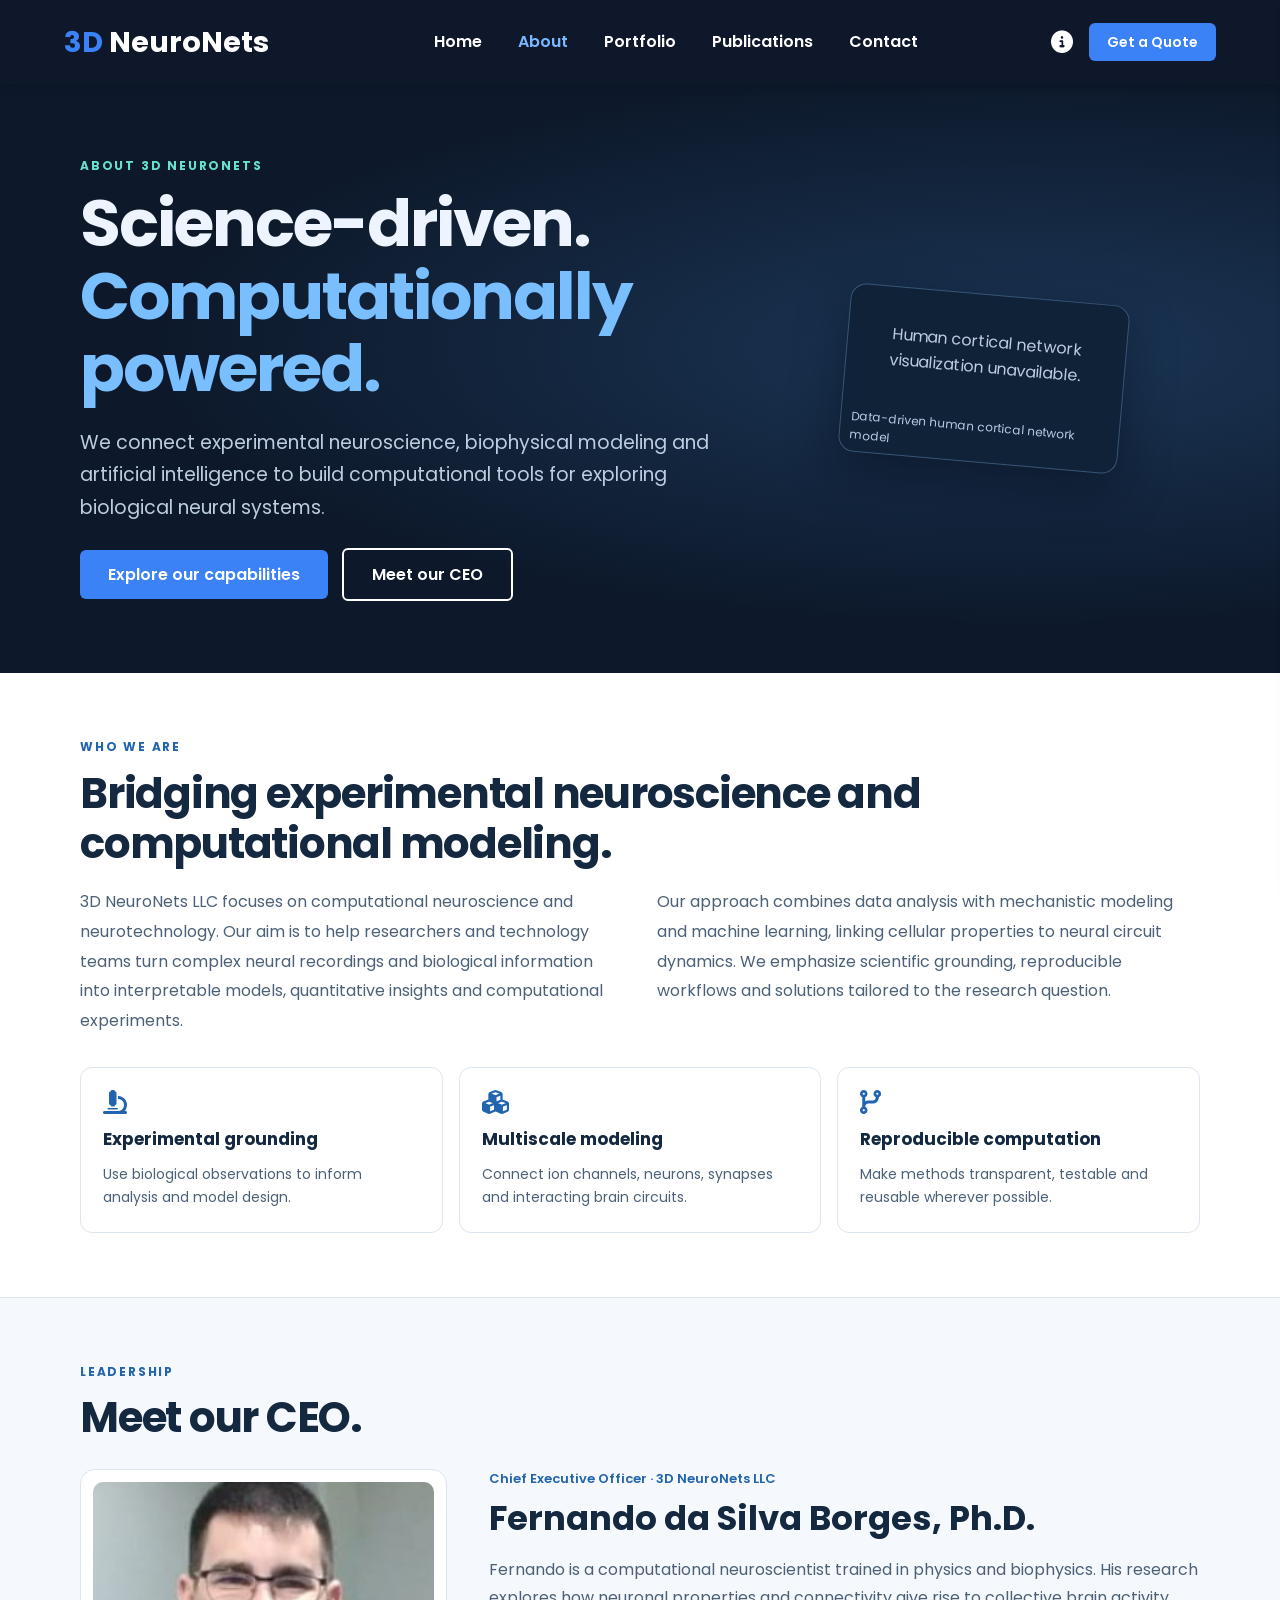
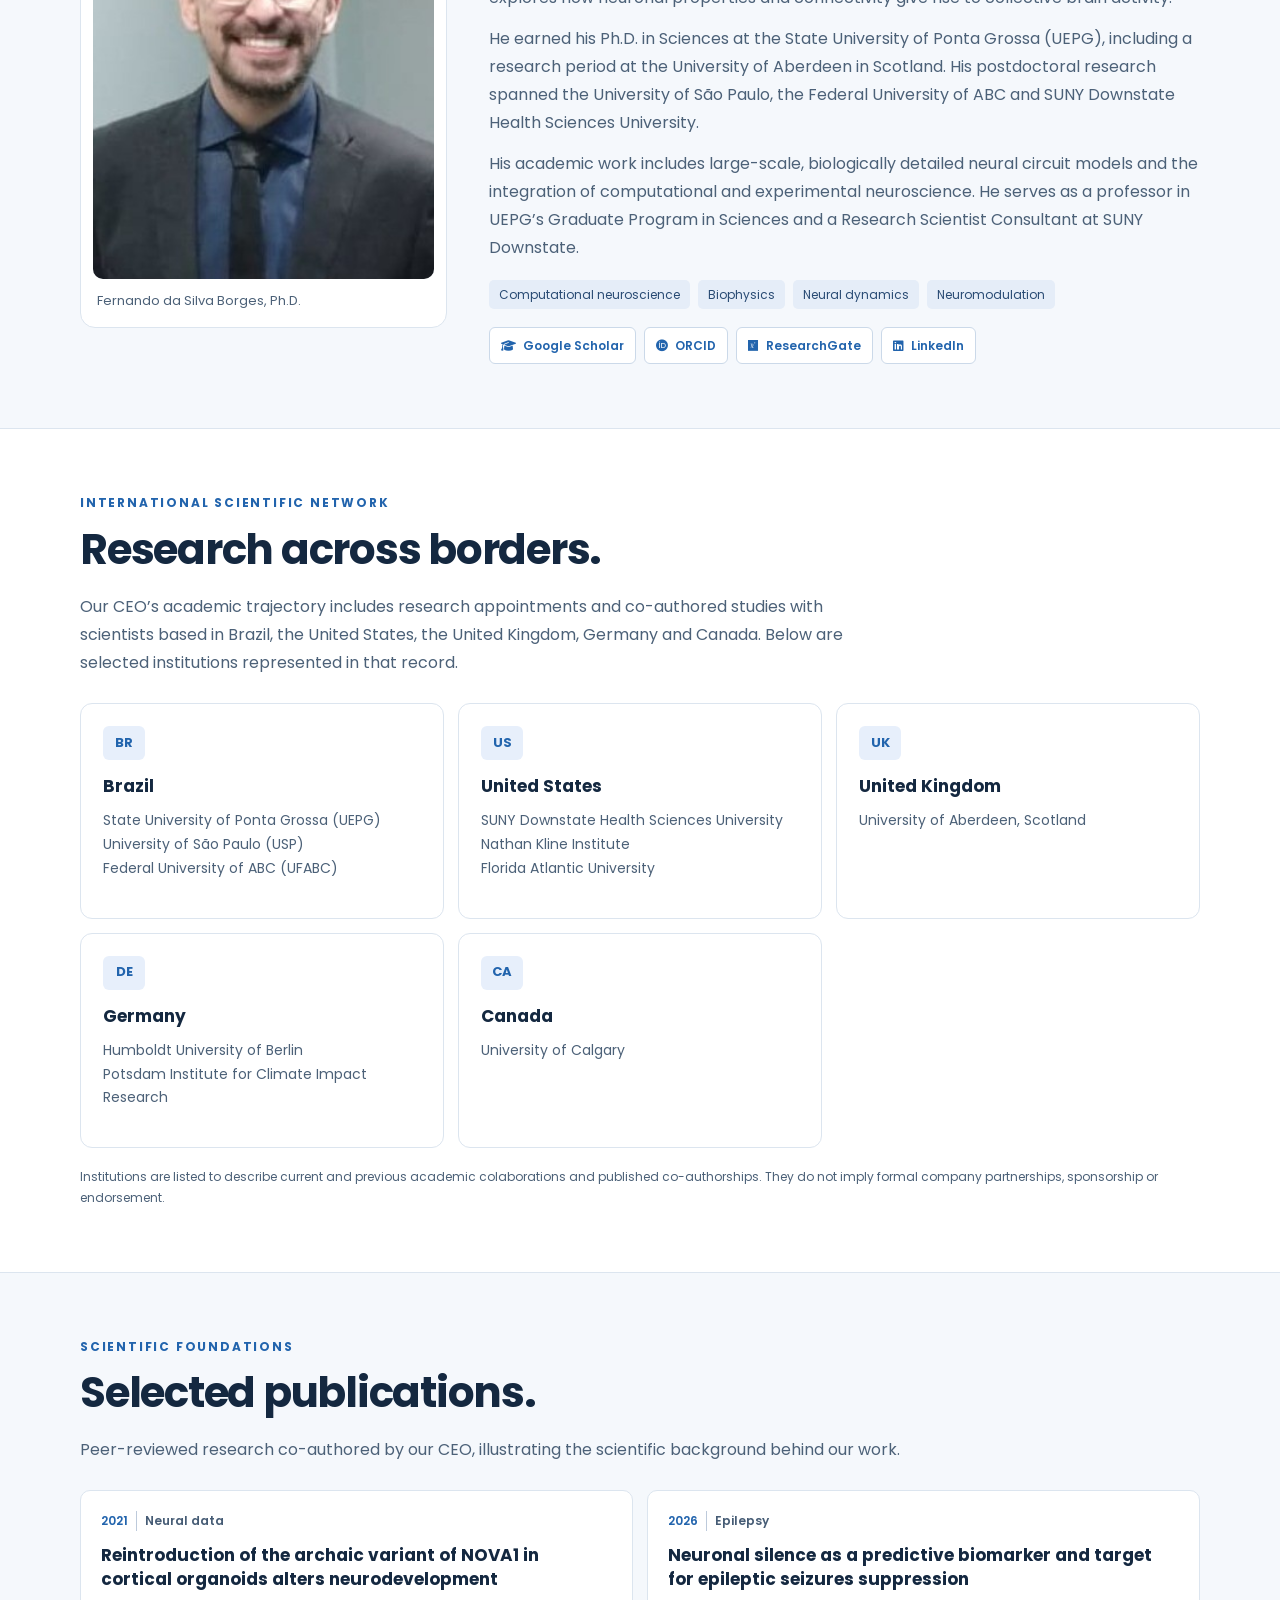
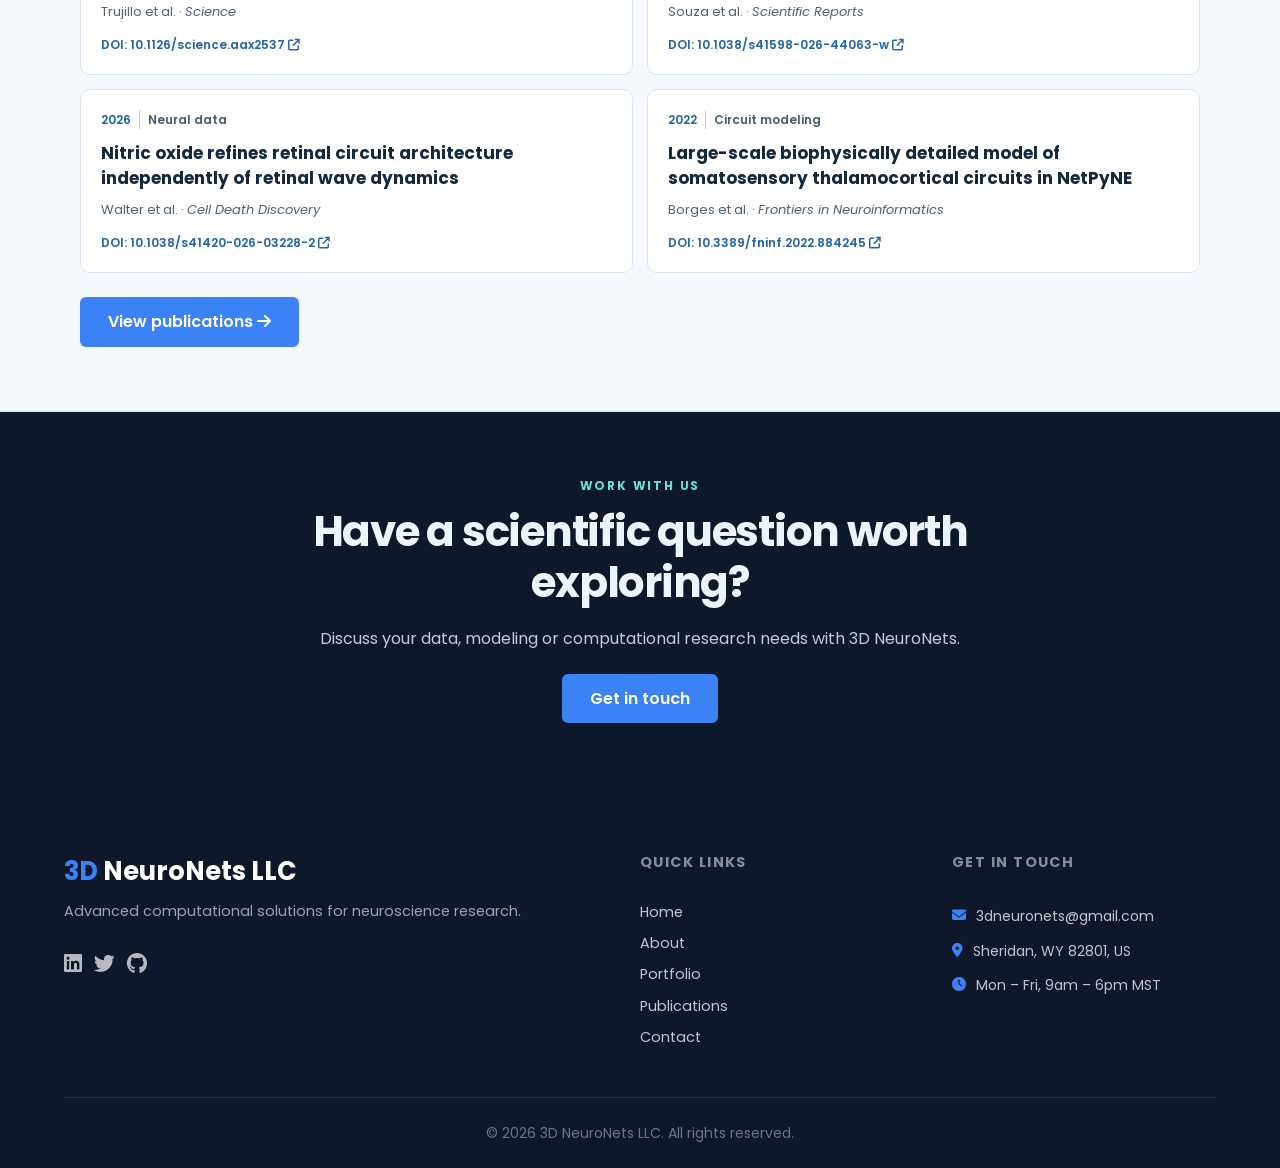
<file: about.html>
<!DOCTYPE html>
<html lang="en">
<head>
    <meta charset="UTF-8">
    <meta name="viewport" content="width=device-width, initial-scale=1.0">
    <meta name="description" content="Learn about 3D NeuroNets, its scientific mission, CEO and academic research network.">
    <title>About | 3D NeuroNets</title>
    <link rel="preconnect" href="https://fonts.googleapis.com">
    <link rel="preconnect" href="https://fonts.gstatic.com" crossorigin>
    <link href="https://fonts.googleapis.com/css2?family=Poppins:wght@300;400;600;700&display=swap" rel="stylesheet">
    <link rel="stylesheet" href="css/style.css">
    <link rel="stylesheet" href="https://cdnjs.cloudflare.com/ajax/libs/font-awesome/6.4.0/css/all.min.css">
    <link rel="stylesheet" href="css/navigation.css">
    <link rel="stylesheet" href="css/about.css">
</head>
<body>
<header class="header">
    <a href="./index.html#home" class="logo"><span>3D</span> NeuroNets</a>

    <nav class="navbar">
        <a href="./index.html#home">Home</a>
        <a href="./about.html" aria-current="page">About</a>
        <a href="./portfolio.html">Portfolio</a>
        <a href="./publications.html">Publications</a>
        <a href="./index.html#contact">Contact</a>
    </nav>

    <div class="icons">
        <div id="menu-btn" class="fas fa-bars"></div>
        <div id="info-btn" class="fas fa-info-circle"></div>
        <a href="./index.html#contact" class="btn btn-sm">Get a Quote</a>
    </div>
</header>
<div class="contact-info">
    <div id="close-contact-info" class="fas fa-times"></div>

    <div class="info">
        <i class="fas fa-envelope"></i>
        <h3>Email Address</h3>
        <p>3dneuronets@gmail.com</p>
    </div>

    <div class="info">
        <i class="fas fa-map-marker-alt"></i>
        <h3>Office Address</h3>
        <p>1309 Coffeen Avenue, Ste 1200</p>
        <p>Sheridan, WY 82801, US</p>
    </div>

    <div class="info">
        <i class="fas fa-phone"></i>
        <h3>Phone Number</h3>
        <p>(307) 683-0983</p>
    </div>

    <div class="info">
        <i class="fas fa-clock"></i>
        <h3>Business Hours</h3>
        <p>Monday – Friday: 9am – 6pm MST</p>
        <p>Available globally via email</p>
    </div>

    <div class="share">
        <a href="https://github.com/3dneuronets/Portfolio" class="fab fa-github" title="GitHub" aria-label="GitHub"></a>
        <a href="https://www.linkedin.com/in/fernando-da-silva-borges/" class="fab fa-linkedin" title="LinkedIn" aria-label="LinkedIn"></a>
    </div>
</div>
<main id="about-main" class="nn-inner-page">
<section class="nn-page-hero">
    <div class="nn-wrap nn-hero-grid">
        <div><p class="nn-kicker">About 3D NeuroNets</p><h1>Science-driven.<br><em>Computationally powered.</em></h1><p class="nn-lead">We connect experimental neuroscience, biophysical modeling and artificial intelligence to build computational tools for exploring biological neural systems.</p><div class="nn-actions"><a class="btn" href="./portfolio.html">Explore our capabilities</a><a class="btn btn-outline" href="#leadership">Meet our CEO</a></div></div>
        <div class="nn-hero-art nn-hero-art-vertical">
            <video id="cortical-video" autoplay loop muted playsinline controls preload="metadata" poster="images/cortical-network-poster.webp" aria-label="Human cortical network simulation">
                <source src="images/cortical-network-540.mp4" type="video/mp4">
                Your browser does not support HTML video.
            </video>
            <p id="cortical-video-unavailable" hidden>Human cortical network visualization unavailable.</p>
            <span>Data-driven human cortical network model</span>
        </div>
    </div>
</section>
<section class="nn-section" id="mission">
    <div class="nn-wrap"><p class="nn-kicker">Who we are</p><h2>Bridging experimental neuroscience and computational modeling.</h2><div class="nn-mission-grid"><p>3D NeuroNets LLC focuses on computational neuroscience and neurotechnology. Our aim is to help researchers and technology teams turn complex neural recordings and biological information into interpretable models, quantitative insights and computational experiments.</p><p>Our approach combines data analysis with mechanistic modeling and machine learning, linking cellular properties to neural circuit dynamics. We emphasize scientific grounding, reproducible workflows and solutions tailored to the research question.</p></div>
    <div class="nn-principles"><article><i class="fa-solid fa-microscope" aria-hidden="true"></i><h3>Experimental grounding</h3><p>Use biological observations to inform analysis and model design.</p></article><article><i class="fa-solid fa-cubes" aria-hidden="true"></i><h3>Multiscale modeling</h3><p>Connect ion channels, neurons, synapses and interacting brain circuits.</p></article><article><i class="fa-solid fa-code-branch" aria-hidden="true"></i><h3>Reproducible computation</h3><p>Make methods transparent, testable and reusable wherever possible.</p></article></div></div>
</section>
<section class="nn-section nn-tint" id="leadership">
    <div class="nn-wrap"><p class="nn-kicker">Leadership</p><h2>Meet our CEO.</h2>
    <div class="nn-profile">
        <figure class="nn-portrait"><img src="images/fernando-borges.svg" alt="Portrait placeholder for Fernando da Silva Borges" width="480" height="560"><figcaption>Fernando da Silva Borges, Ph.D.</figcaption></figure>
        <div class="nn-bio"><p class="nn-role">Chief Executive Officer · 3D NeuroNets LLC</p><h3>Fernando da Silva Borges, Ph.D.</h3>
            <p>Fernando is a computational neuroscientist trained in physics and biophysics. His research explores how neuronal properties and connectivity give rise to collective brain activity.</p>
            <p>He earned his Ph.D. in Sciences at the State University of Ponta Grossa (UEPG), including a research period at the University of Aberdeen in Scotland. His postdoctoral research spanned the University of São Paulo, the Federal University of ABC and SUNY Downstate Health Sciences University.</p>
            <p>His academic work includes large-scale, biologically detailed neural circuit models and the integration of computational and experimental neuroscience. He serves as a professor in UEPG’s Graduate Program in Sciences and a Research Scientist Consultant at SUNY Downstate.</p>
        <div class="nn-tags"><span>Computational neuroscience</span><span>Biophysics</span><span>Neural dynamics</span><span>Neuromodulation</span></div><div class="nn-profile-links"><a href="https://scholar.google.com/citations?user=Zd1NpWcAAAAJ&amp;hl=en" target="_blank" rel="noopener noreferrer"><i class="fa-solid fa-graduation-cap" aria-hidden="true"></i> Google Scholar</a><a href="https://orcid.org/0000-0002-7647-2341" target="_blank" rel="noopener noreferrer"><i class="fa-brands fa-orcid" aria-hidden="true"></i> ORCID</a><a href="https://www.researchgate.net/profile/Fernando-Borges-8" target="_blank" rel="noopener noreferrer"><i class="fa-brands fa-researchgate" aria-hidden="true"></i> ResearchGate</a><a href="https://www.linkedin.com/in/fernando-da-silva-borges/" target="_blank" rel="noopener noreferrer"><i class="fa-brands fa-linkedin" aria-hidden="true"></i> LinkedIn</a></div></div>
    </div></div>
</section>
<!-- OPTIONAL TEAM SECTION: remove this comment's opening and closing delimiters when ready.
<section class="nn-section nn-tint" id="team">
    <div class="nn-wrap">
        <p class="nn-kicker">Our people</p>
        <h2>Meet our team.</h2>
        <div class="nn-team-grid">
            <article class="nn-team-card">
                <img src="images/team-member.jpg" alt="Portrait of team member" loading="lazy" width="480" height="560">
                <div class="nn-team-copy">
                    <p class="nn-role">Research Scientist</p>
                    <h3>Full Name</h3>
                    <p>Short biography and areas of expertise.</p>
                    <div class="nn-profile-links"><a href="https://www.linkedin.com/" target="_blank" rel="noopener noreferrer">LinkedIn</a></div>
                </div>
            </article>
        </div>
    </div>
</section>
-->
<section class="nn-section" id="academic-network">
    <div class="nn-wrap"><p class="nn-kicker">International scientific network</p><h2>Research across borders.</h2><p class="nn-section-intro">Our CEO’s academic trajectory includes research appointments and co-authored studies with scientists based in Brazil, the United States, the United Kingdom, Germany and Canada. Below are selected institutions represented in that record.</p>
    <div class="nn-country-grid">
        <article><span class="nn-country-code">BR</span><h3>Brazil</h3><p>State University of Ponta Grossa (UEPG)<br>University of São Paulo (USP)<br>Federal University of ABC (UFABC)</p></article>

        <article><span class="nn-country-code">US</span><h3>United States</h3><p>SUNY Downstate Health Sciences University<br>Nathan Kline Institute<br>Florida Atlantic University</p></article>

        <article><span class="nn-country-code">UK</span><h3>United Kingdom</h3><p>University of Aberdeen, Scotland</p></article>

        <article><span class="nn-country-code">DE</span><h3>Germany</h3><p>Humboldt University of Berlin<br>Potsdam Institute for Climate Impact Research</p></article>

        <article><span class="nn-country-code">CA</span><h3>Canada</h3><p>University of Calgary</p></article>

    </div><p class="nn-source-note">Institutions are listed to describe current and previous academic colaborations and published co-authorships. They do not imply formal company partnerships, sponsorship or endorsement.</p></div>
</section>

<section class="nn-section nn-tint" id="research"><div class="nn-wrap"><p class="nn-kicker">Scientific foundations</p><h2>Selected publications.</h2><p class="nn-section-intro">Peer-reviewed research co-authored by our CEO, illustrating the scientific background behind our work.</p><div class="nn-featured">
<!-- FEATURED:START -->
<article class="nn-paper" data-topic="Neural data" data-year="2021">
    <div class="nn-paper-meta"><span>2021</span><span>Neural data</span></div>
    <h3><a href="https://doi.org/10.1126/science.aax2537" target="_blank" rel="noopener noreferrer">Reintroduction of the archaic variant of NOVA1 in cortical organoids alters neurodevelopment</a></h3>
    <p>Trujillo et al. · <i>Science</i></p>
    <a class="nn-doi" href="https://doi.org/10.1126/science.aax2537" target="_blank" rel="noopener noreferrer">DOI: 10.1126/science.aax2537 <i class="fa-solid fa-arrow-up-right-from-square" aria-hidden="true"></i></a>
</article>
<article class="nn-paper" data-topic="Epilepsy" data-year="2026">
    <div class="nn-paper-meta"><span>2026</span><span>Epilepsy</span></div>
    <h3><a href="https://doi.org/10.1038/s41598-026-44063-w" target="_blank" rel="noopener noreferrer">Neuronal silence as a predictive biomarker and target for epileptic seizures suppression</a></h3>
    <p>Souza et al. · <i>Scientific Reports</i></p>
    <a class="nn-doi" href="https://doi.org/10.1038/s41598-026-44063-w" target="_blank" rel="noopener noreferrer">DOI: 10.1038/s41598-026-44063-w <i class="fa-solid fa-arrow-up-right-from-square" aria-hidden="true"></i></a>
</article>
<article class="nn-paper" data-topic="Neural data" data-year="2026">
    <div class="nn-paper-meta"><span>2026</span><span>Neural data</span></div>
    <h3><a href="https://doi.org/10.1038/s41420-026-03228-2" target="_blank" rel="noopener noreferrer">Nitric oxide refines retinal circuit architecture independently of retinal wave dynamics</a></h3>
    <p>Walter et al. · <i>Cell Death Discovery</i></p>
    <a class="nn-doi" href="https://doi.org/10.1038/s41420-026-03228-2" target="_blank" rel="noopener noreferrer">DOI: 10.1038/s41420-026-03228-2 <i class="fa-solid fa-arrow-up-right-from-square" aria-hidden="true"></i></a>
</article>
<article class="nn-paper" data-topic="Circuit modeling" data-year="2022">
    <div class="nn-paper-meta"><span>2022</span><span>Circuit modeling</span></div>
    <h3><a href="https://doi.org/10.3389/fninf.2022.884245" target="_blank" rel="noopener noreferrer">Large-scale biophysically detailed model of somatosensory thalamocortical circuits in NetPyNE</a></h3>
    <p>Borges et al. · <i>Frontiers in Neuroinformatics</i></p>
    <a class="nn-doi" href="https://doi.org/10.3389/fninf.2022.884245" target="_blank" rel="noopener noreferrer">DOI: 10.3389/fninf.2022.884245 <i class="fa-solid fa-arrow-up-right-from-square" aria-hidden="true"></i></a>
</article>
<!-- FEATURED:END -->
</div><a href="./publications.html" class="btn">View publications <i class="fa-solid fa-arrow-right" aria-hidden="true"></i></a></div>
</section>

<section class="nn-section nn-cta"><div class="nn-wrap"><p class="nn-kicker">Work with us</p><h2>Have a scientific question worth exploring?</h2><p>Discuss your data, modeling or computational research needs with 3D NeuroNets.</p><a href="./index.html#contact" class="btn">Get in touch</a></div></section>
</main>
<footer>
    <div class="footer-inner">
        <div class="footer-brand">
            <p class="footer-logo"><span>3D</span> NeuroNets LLC</p>
            <p class="footer-tagline">Advanced computational solutions for neuroscience research.</p>
            <div class="social-links">
                <a href="https://www.linkedin.com/in/fernando-da-silva-borges/" aria-label="LinkedIn"><i class="fa-brands fa-linkedin"></i></a>
                <a href="https://www.twitter.com/3dneuronets" aria-label="Twitter"><i class="fa-brands fa-twitter"></i></a>
                <a href="https://github.com/3dneuronets/Portfolio" aria-label="GitHub"><i class="fa-brands fa-github"></i></a>
            </div>
        </div>
        <div class="footer-links">
            <h4>Quick Links</h4>
            <a href="./index.html#home">Home</a>
            <a href="./about.html">About</a>
            <a href="./portfolio.html">Portfolio</a>
            <a href="./publications.html">Publications</a>
            <a href="./index.html#contact">Contact</a>
        </div>
        <div class="footer-contact">
            <h4>Get In Touch</h4>
            <p><i class="fas fa-envelope"></i> 3dneuronets@gmail.com</p>
            <p><i class="fas fa-map-marker-alt"></i> Sheridan, WY 82801, US</p>
            <p><i class="fas fa-clock"></i> Mon – Fri, 9am – 6pm MST</p>
        </div>
    </div>
    <div class="footer-bottom">
        <p>&copy; 2026 3D NeuroNets LLC. All rights reserved.</p>
    </div>
</footer>
<button id="scroll-top" class="scroll-top" aria-label="Scroll to top">
    <i class="fas fa-chevron-up"></i>
</button>
<script src="js/script.js"></script>
<script src="js/inner-pages.js"></script>
</body>
</html>
</file>
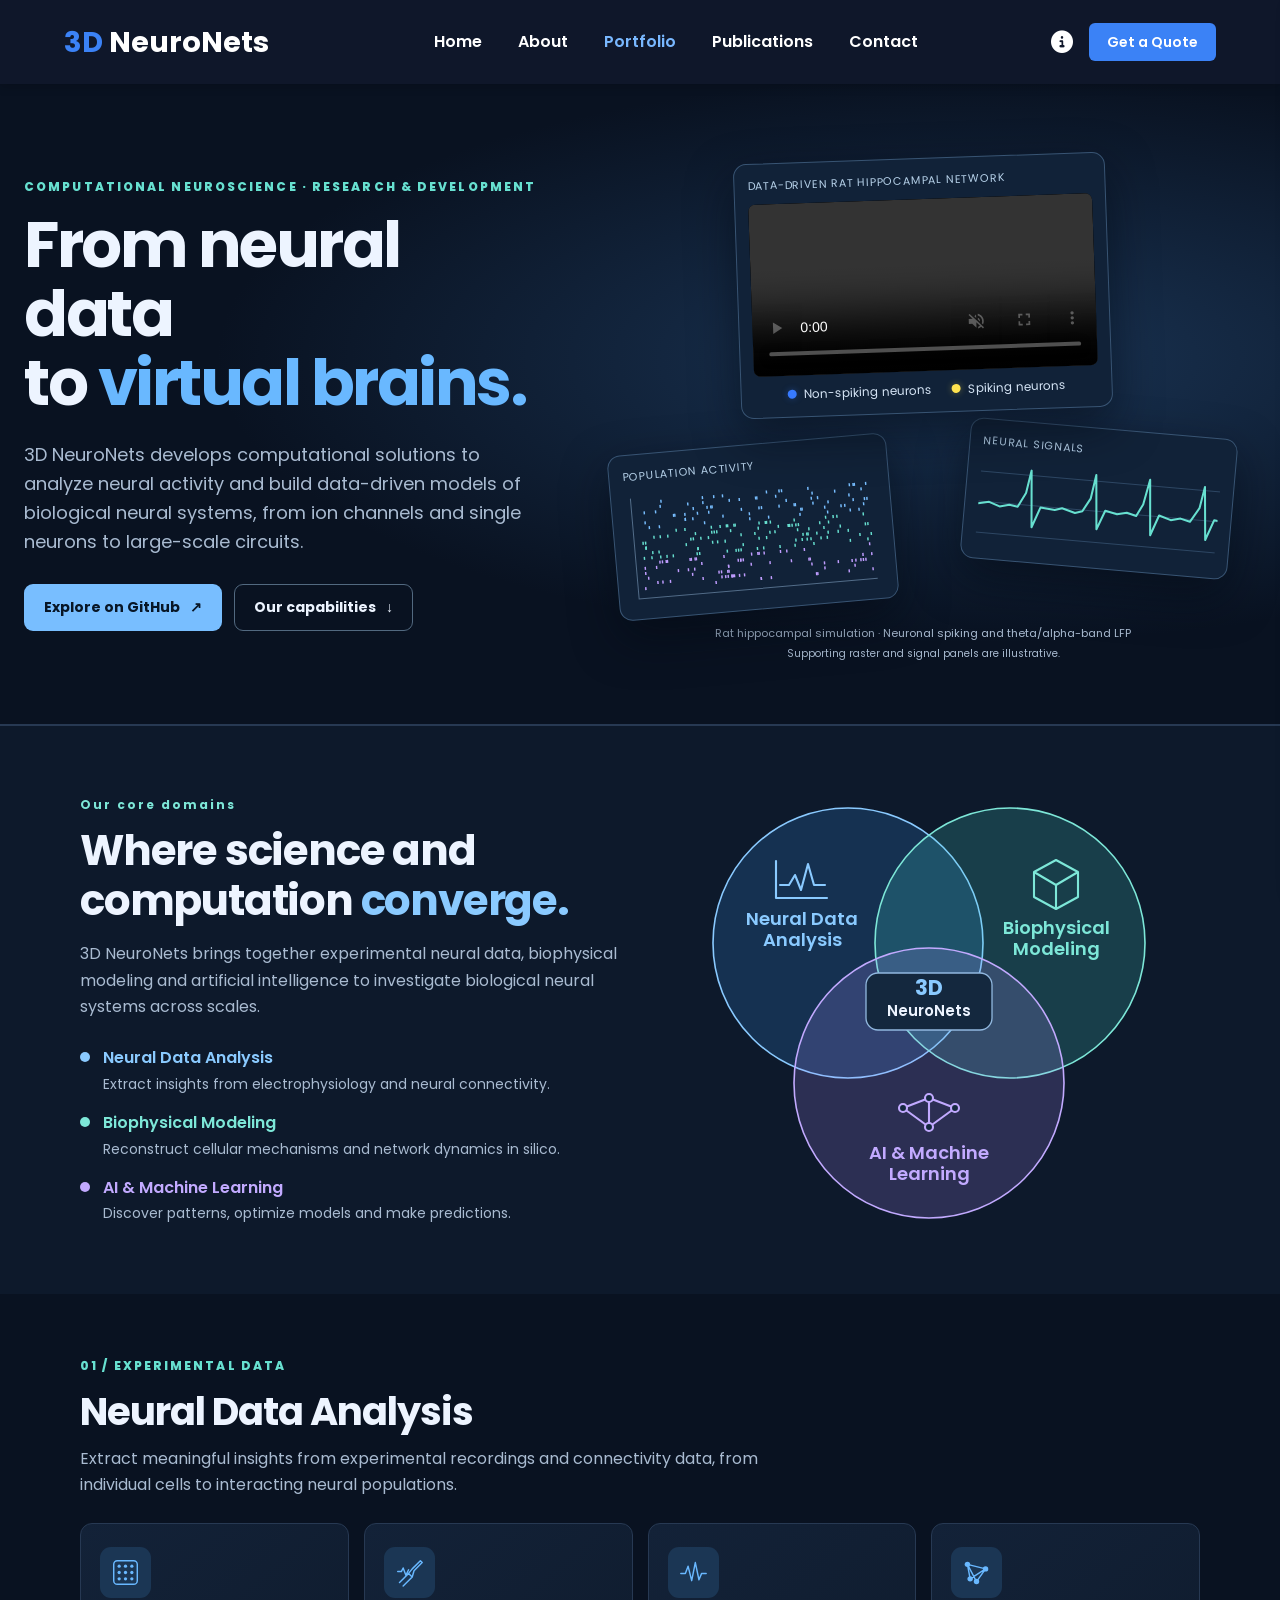
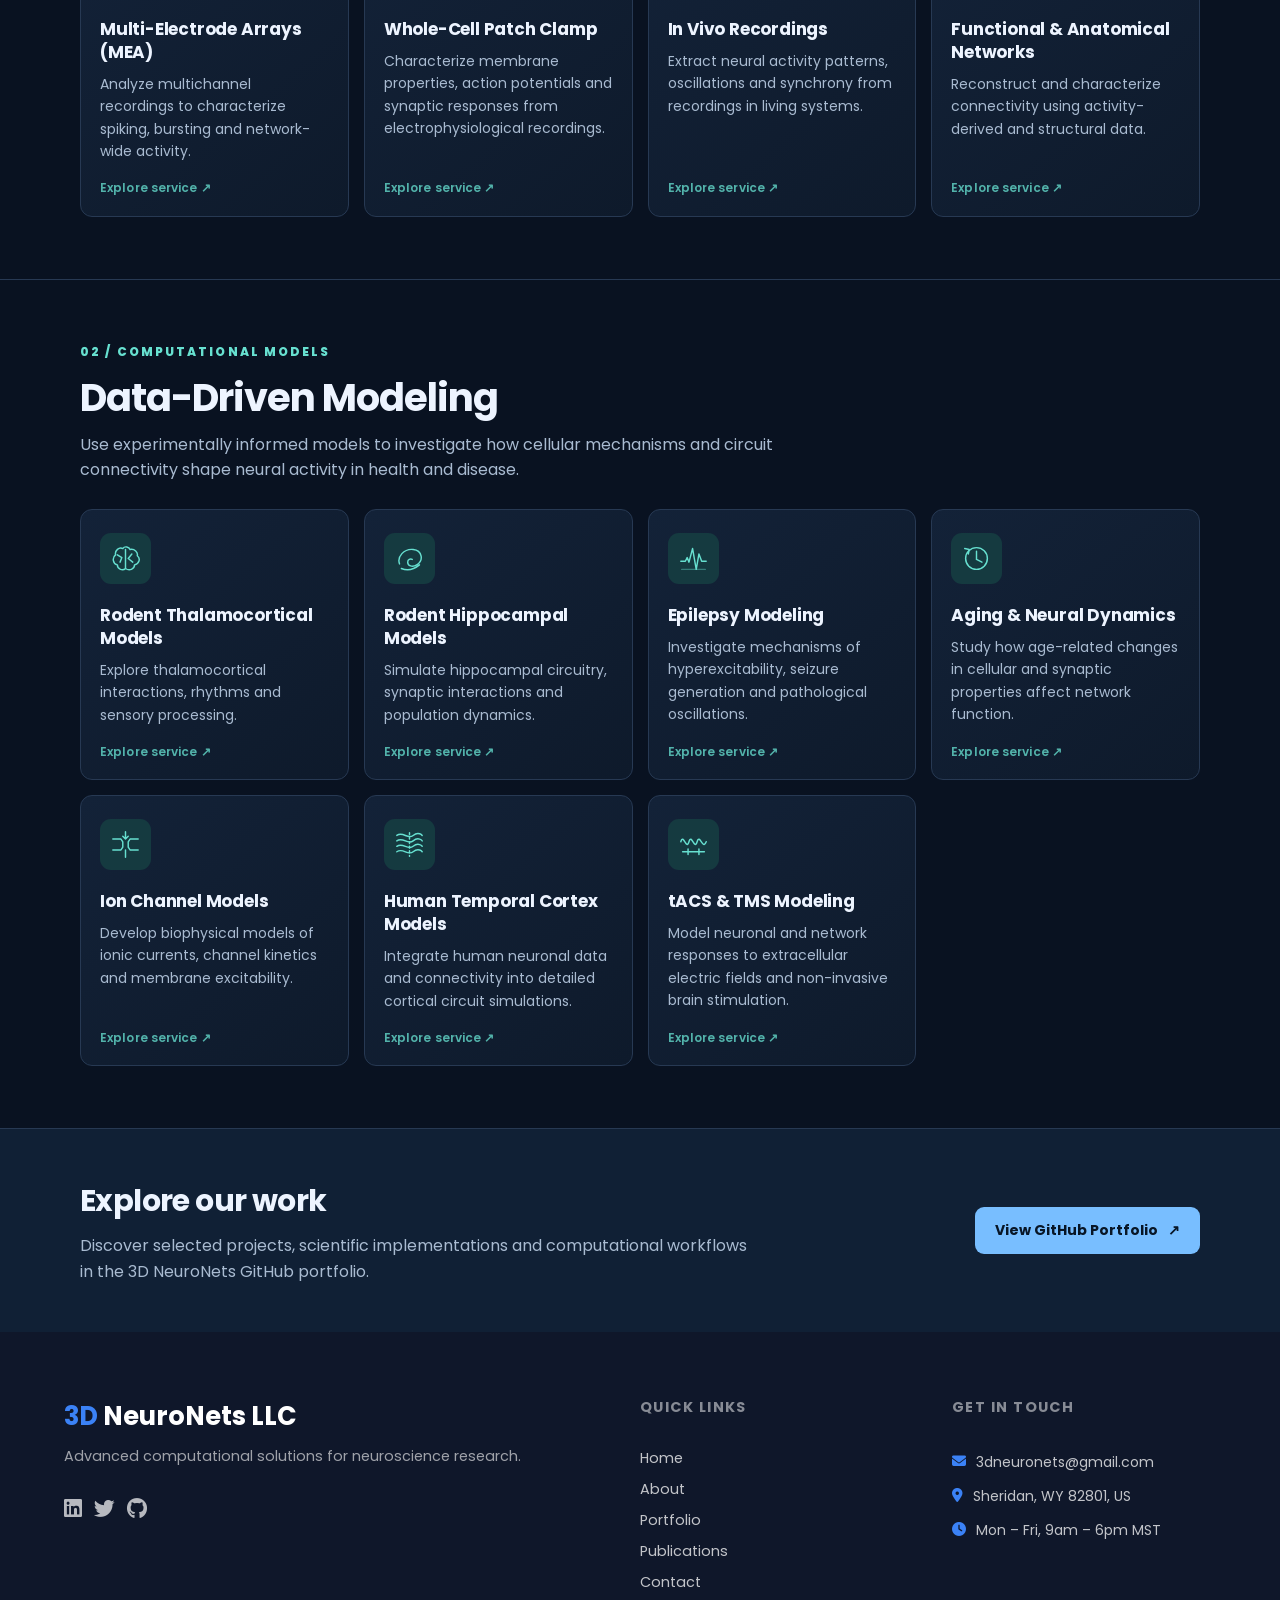
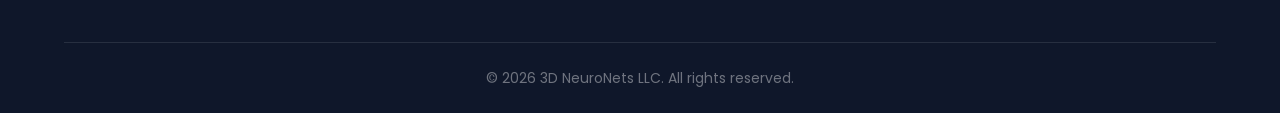
<file: portfolio.html>
<!DOCTYPE html>
<html lang="en">
<head>
    <meta charset="UTF-8">
    <meta name="viewport" content="width=device-width, initial-scale=1.0">
    <meta name="description" content="Explore 3D NeuroNets' neural data analysis and data-driven computational modeling capabilities.">
    <title>Portfolio | 3D NeuroNets</title>
    <link rel="preconnect" href="https://fonts.googleapis.com">
    <link rel="preconnect" href="https://fonts.gstatic.com" crossorigin>
    <link href="https://fonts.googleapis.com/css2?family=Poppins:wght@300;400;600;700&display=swap" rel="stylesheet">
    <link rel="stylesheet" href="css/style.css">
    <link rel="stylesheet" href="https://cdnjs.cloudflare.com/ajax/libs/font-awesome/6.4.0/css/all.min.css">
    <link rel="stylesheet" href="css/portfolio.css">
    <link rel="stylesheet" href="css/portfolio-previews.css">
    <link rel="stylesheet" href="css/domains.css">
    <link rel="stylesheet" href="css/navigation.css">
</head>
<body>
<header class="header">
    <a href="./index.html#home" class="logo"><span>3D</span> NeuroNets</a>

    <nav class="navbar">
        <a href="./index.html#home">Home</a>
        <a href="./about.html">About</a>
        <a href="./portfolio.html" aria-current="page">Portfolio</a>
        <a href="./publications.html">Publications</a>
        <a href="./index.html#contact">Contact</a>
    </nav>

    <div class="icons">
        <div id="menu-btn" class="fas fa-bars"></div>
        <div id="info-btn" class="fas fa-info-circle"></div>
        <a href="./index.html#contact" class="btn btn-sm">Get a Quote</a>
    </div>
</header>

<div class="contact-info">
    <div id="close-contact-info" class="fas fa-times"></div>

    <div class="info">
        <i class="fas fa-envelope"></i>
        <h3>Email Address</h3>
        <p>3dneuronets@gmail.com</p>
    </div>

    <div class="info">
        <i class="fas fa-map-marker-alt"></i>
        <h3>Office Address</h3>
        <p>1309 Coffeen Avenue, Ste 1200</p>
        <p>Sheridan, WY 82801, US</p>
    </div>

    <div class="info">
        <i class="fas fa-phone"></i>
        <h3>Phone Number</h3>
        <p>(307) 683-0983</p>
    </div>

    <div class="info">
        <i class="fas fa-clock"></i>
        <h3>Business Hours</h3>
        <p>Monday – Friday: 9am – 6pm MST</p>
        <p>Available globally via email</p>
    </div>

    <div class="share">
        <a href="https://github.com/3dneuronets/Portfolio" class="fab fa-github" title="GitHub" aria-label="GitHub"></a>
        <a href="https://www.linkedin.com/in/fernando-da-silva-borges/" class="fab fa-linkedin" title="LinkedIn" aria-label="LinkedIn"></a>
    </div>
</div>

<main id="portfolio-main"><section class="pf-hero"><div class="pf-wrap pf-hero-grid"><div><p class="pf-eyebrow">Computational neuroscience · Research &amp; development</p><h1>From neural data<br> to <em>virtual brains.</em></h1><p class="pf-intro">3D NeuroNets develops computational solutions to analyze neural activity and build data-driven models of biological neural systems, from ion channels and single neurons to large-scale circuits.</p><div class="pf-actions"><a class="pf-button" href="https://github.com/3dneuronets/Portfolio" target="_blank" rel="noopener noreferrer">Explore on GitHub <span aria-hidden="true">↗</span></a><a class="pf-button pf-secondary" href="#capabilities">Our capabilities <span aria-hidden="true">↓</span></a></div></div>
<figure class="pf-visual pf-hippocampus-visual" aria-labelledby="pf-hippocampus-title">
    <div class="pf-panel pf-network-panel">
        <small id="pf-hippocampus-title">Data-driven rat hippocampal network</small>
        <video class="pf-model-image" autoplay loop muted playsinline controls preload="metadata"
               aria-label="Rat hippocampal network simulation with spiking neurons and theta- and alpha-band local field potentials"
               aria-describedby="pf-hippocampus-caption">
            <source src="./images/hippocampus_simulation.mp4" type="video/mp4">
            Your browser does not support HTML video.
        </video>
        <div class="pf-spike-legend" aria-label="Neuron activity color legend">
            <span><i class="pf-spike-dot pf-nonspiking" aria-hidden="true"></i> Non-spiking neurons</span>
            <span><i class="pf-spike-dot pf-spiking" aria-hidden="true"></i> Spiking neurons</span>
        </div>
    </div>
    <div class="pf-panel pf-raster-panel"><small>Population activity</small><svg viewBox="0 0 200 90" aria-hidden="true"><path d="M5 4v80h190" fill="none" stroke="#526c88" stroke-width=".8"/><path d="M125 7v2.4" stroke="#78beff" stroke-width="1.15"/><path d="M182 7v2.4" stroke="#78beff" stroke-width="1.15"/><path d="M192 7v2.4" stroke="#78beff" stroke-width="1.15"/><path d="M113 7v2.4" stroke="#78beff" stroke-width="1.15"/><path d="M123 7v2.4" stroke="#78beff" stroke-width="1.15"/><path d="M29 7v2.4" stroke="#78beff" stroke-width="1.15"/><path d="M179 7v2.4" stroke="#78beff" stroke-width="1.15"/><path d="M78 7v2.4" stroke="#78beff" stroke-width="1.15"/><path d="M146 7v2.4" stroke="#78beff" stroke-width="1.15"/><path d="M62 7v2.4" stroke="#78beff" stroke-width="1.15"/><path d="M183 7v2.4" stroke="#78beff" stroke-width="1.15"/><path d="M71 7v2.4" stroke="#78beff" stroke-width="1.15"/><path d="M104 11v2.4" stroke="#78beff" stroke-width="1.15"/><path d="M188 11v2.4" stroke="#78beff" stroke-width="1.15"/><path d="M91 11v2.4" stroke="#78beff" stroke-width="1.15"/><path d="M167 11v2.4" stroke="#78beff" stroke-width="1.15"/><path d="M105 11v2.4" stroke="#78beff" stroke-width="1.15"/><path d="M83 11v2.4" stroke="#78beff" stroke-width="1.15"/><path d="M120 11v2.4" stroke="#78beff" stroke-width="1.15"/><path d="M28 11v2.4" stroke="#78beff" stroke-width="1.15"/><path d="M62 11v2.4" stroke="#78beff" stroke-width="1.15"/><path d="M149 11v2.4" stroke="#78beff" stroke-width="1.15"/><path d="M50 11v2.4" stroke="#78beff" stroke-width="1.15"/><path d="M15 15v2.4" stroke="#78beff" stroke-width="1.15"/><path d="M65 15v2.4" stroke="#78beff" stroke-width="1.15"/><path d="M54 15v2.4" stroke="#78beff" stroke-width="1.15"/><path d="M128 15v2.4" stroke="#78beff" stroke-width="1.15"/><path d="M178 15v2.4" stroke="#78beff" stroke-width="1.15"/><path d="M69 15v2.4" stroke="#78beff" stroke-width="1.15"/><path d="M24 15v2.4" stroke="#78beff" stroke-width="1.15"/><path d="M68 15v2.4" stroke="#78beff" stroke-width="1.15"/><path d="M148 15v2.4" stroke="#78beff" stroke-width="1.15"/><path d="M153 15v2.4" stroke="#78beff" stroke-width="1.15"/><path d="M47 19v2.4" stroke="#78beff" stroke-width="1.15"/><path d="M134 19v2.4" stroke="#78beff" stroke-width="1.15"/><path d="M92 19v2.4" stroke="#78beff" stroke-width="1.15"/><path d="M39 19v2.4" stroke="#78beff" stroke-width="1.15"/><path d="M66 19v2.4" stroke="#78beff" stroke-width="1.15"/><path d="M106 19v2.4" stroke="#78beff" stroke-width="1.15"/><path d="M181 19v2.4" stroke="#78beff" stroke-width="1.15"/><path d="M192 19v2.4" stroke="#78beff" stroke-width="1.15"/><path d="M38 19v2.4" stroke="#78beff" stroke-width="1.15"/><path d="M122 19v2.4" stroke="#78beff" stroke-width="1.15"/><path d="M161 19v2.4" stroke="#78beff" stroke-width="1.15"/><path d="M190 19v2.4" stroke="#78beff" stroke-width="1.15"/><path d="M57 19v2.4" stroke="#78beff" stroke-width="1.15"/><path d="M149 19v2.4" stroke="#78beff" stroke-width="1.15"/><path d="M135 19v2.4" stroke="#78beff" stroke-width="1.15"/><path d="M108 19v2.4" stroke="#78beff" stroke-width="1.15"/><path d="M77 23v2.4" stroke="#78beff" stroke-width="1.15"/><path d="M98 23v2.4" stroke="#78beff" stroke-width="1.15"/><path d="M15 23v2.4" stroke="#78beff" stroke-width="1.15"/><path d="M53 23v2.4" stroke="#78beff" stroke-width="1.15"/><path d="M158 23v2.4" stroke="#78beff" stroke-width="1.15"/><path d="M189 23v2.4" stroke="#78beff" stroke-width="1.15"/><path d="M47 23v2.4" stroke="#78beff" stroke-width="1.15"/><path d="M171 23v2.4" stroke="#78beff" stroke-width="1.15"/><path d="M47 23v2.4" stroke="#78beff" stroke-width="1.15"/><path d="M139 23v2.4" stroke="#78beff" stroke-width="1.15"/><path d="M140 23v2.4" stroke="#78beff" stroke-width="1.15"/><path d="M174 23v2.4" stroke="#78beff" stroke-width="1.15"/><path d="M113 27v2.4" stroke="#78beff" stroke-width="1.15"/><path d="M26 27v2.4" stroke="#78beff" stroke-width="1.15"/><path d="M18 27v2.4" stroke="#78beff" stroke-width="1.15"/><path d="M138 27v2.4" stroke="#78beff" stroke-width="1.15"/><path d="M178 27v2.4" stroke="#78beff" stroke-width="1.15"/><path d="M160 27v2.4" stroke="#78beff" stroke-width="1.15"/><path d="M185 27v2.4" stroke="#78beff" stroke-width="1.15"/><path d="M98 27v2.4" stroke="#78beff" stroke-width="1.15"/><path d="M62 27v2.4" stroke="#78beff" stroke-width="1.15"/><path d="M110 31v2.4" stroke="#67e0d0" stroke-width="1.15"/><path d="M86 31v2.4" stroke="#67e0d0" stroke-width="1.15"/><path d="M80 31v2.4" stroke="#67e0d0" stroke-width="1.15"/><path d="M46 31v2.4" stroke="#67e0d0" stroke-width="1.15"/><path d="M74 31v2.4" stroke="#67e0d0" stroke-width="1.15"/><path d="M105 31v2.4" stroke="#67e0d0" stroke-width="1.15"/><path d="M164 31v2.4" stroke="#67e0d0" stroke-width="1.15"/><path d="M67 31v2.4" stroke="#67e0d0" stroke-width="1.15"/><path d="M39 31v2.4" stroke="#67e0d0" stroke-width="1.15"/><path d="M188 31v2.4" stroke="#67e0d0" stroke-width="1.15"/><path d="M79 31v2.4" stroke="#67e0d0" stroke-width="1.15"/><path d="M167 31v2.4" stroke="#67e0d0" stroke-width="1.15"/><path d="M158 31v2.4" stroke="#67e0d0" stroke-width="1.15"/><path d="M114 31v2.4" stroke="#67e0d0" stroke-width="1.15"/><path d="M85 31v2.4" stroke="#67e0d0" stroke-width="1.15"/><path d="M111 31v2.4" stroke="#67e0d0" stroke-width="1.15"/><path d="M133 31v2.4" stroke="#67e0d0" stroke-width="1.15"/><path d="M69 35v2.4" stroke="#67e0d0" stroke-width="1.15"/><path d="M32 35v2.4" stroke="#67e0d0" stroke-width="1.15"/><path d="M136 35v2.4" stroke="#67e0d0" stroke-width="1.15"/><path d="M128 35v2.4" stroke="#67e0d0" stroke-width="1.15"/><path d="M160 35v2.4" stroke="#67e0d0" stroke-width="1.15"/><path d="M120 35v2.4" stroke="#67e0d0" stroke-width="1.15"/><path d="M67 35v2.4" stroke="#67e0d0" stroke-width="1.15"/><path d="M131 35v2.4" stroke="#67e0d0" stroke-width="1.15"/><path d="M54 35v2.4" stroke="#67e0d0" stroke-width="1.15"/><path d="M129 35v2.4" stroke="#67e0d0" stroke-width="1.15"/><path d="M82 35v2.4" stroke="#67e0d0" stroke-width="1.15"/><path d="M26 35v2.4" stroke="#67e0d0" stroke-width="1.15"/><path d="M71 35v2.4" stroke="#67e0d0" stroke-width="1.15"/><path d="M134 35v2.4" stroke="#67e0d0" stroke-width="1.15"/><path d="M128 35v2.4" stroke="#67e0d0" stroke-width="1.15"/><path d="M153 35v2.4" stroke="#67e0d0" stroke-width="1.15"/><path d="M104 35v2.4" stroke="#67e0d0" stroke-width="1.15"/><path d="M21 35v2.4" stroke="#67e0d0" stroke-width="1.15"/><path d="M191 39v2.4" stroke="#67e0d0" stroke-width="1.15"/><path d="M189 39v2.4" stroke="#67e0d0" stroke-width="1.15"/><path d="M144 39v2.4" stroke="#67e0d0" stroke-width="1.15"/><path d="M14 39v2.4" stroke="#67e0d0" stroke-width="1.15"/><path d="M169 39v2.4" stroke="#67e0d0" stroke-width="1.15"/><path d="M58 39v2.4" stroke="#67e0d0" stroke-width="1.15"/><path d="M113 39v2.4" stroke="#67e0d0" stroke-width="1.15"/><path d="M135 39v2.4" stroke="#67e0d0" stroke-width="1.15"/><path d="M90 39v2.4" stroke="#67e0d0" stroke-width="1.15"/><path d="M101 39v2.4" stroke="#67e0d0" stroke-width="1.15"/><path d="M156 39v2.4" stroke="#67e0d0" stroke-width="1.15"/><path d="M52 39v2.4" stroke="#67e0d0" stroke-width="1.15"/><path d="M117 39v2.4" stroke="#67e0d0" stroke-width="1.15"/><path d="M12 39v2.4" stroke="#67e0d0" stroke-width="1.15"/><path d="M64 39v2.4" stroke="#67e0d0" stroke-width="1.15"/><path d="M50 39v2.4" stroke="#67e0d0" stroke-width="1.15"/><path d="M139 43v2.4" stroke="#67e0d0" stroke-width="1.15"/><path d="M110 43v2.4" stroke="#67e0d0" stroke-width="1.15"/><path d="M46 43v2.4" stroke="#67e0d0" stroke-width="1.15"/><path d="M14 43v2.4" stroke="#67e0d0" stroke-width="1.15"/><path d="M175 43v2.4" stroke="#67e0d0" stroke-width="1.15"/><path d="M159 43v2.4" stroke="#67e0d0" stroke-width="1.15"/><path d="M143 43v2.4" stroke="#67e0d0" stroke-width="1.15"/><path d="M104 43v2.4" stroke="#67e0d0" stroke-width="1.15"/><path d="M14 43v2.4" stroke="#67e0d0" stroke-width="1.15"/><path d="M67 43v2.4" stroke="#67e0d0" stroke-width="1.15"/><path d="M77 43v2.4" stroke="#67e0d0" stroke-width="1.15"/><path d="M167 43v2.4" stroke="#67e0d0" stroke-width="1.15"/><path d="M14 43v2.4" stroke="#67e0d0" stroke-width="1.15"/><path d="M150 43v2.4" stroke="#67e0d0" stroke-width="1.15"/><path d="M142 43v2.4" stroke="#67e0d0" stroke-width="1.15"/><path d="M71 43v2.4" stroke="#67e0d0" stroke-width="1.15"/><path d="M193 47v2.4" stroke="#67e0d0" stroke-width="1.15"/><path d="M55 47v2.4" stroke="#67e0d0" stroke-width="1.15"/><path d="M19 47v2.4" stroke="#67e0d0" stroke-width="1.15"/><path d="M142 47v2.4" stroke="#67e0d0" stroke-width="1.15"/><path d="M91 47v2.4" stroke="#67e0d0" stroke-width="1.15"/><path d="M158 47v2.4" stroke="#67e0d0" stroke-width="1.15"/><path d="M138 47v2.4" stroke="#67e0d0" stroke-width="1.15"/><path d="M184 47v2.4" stroke="#67e0d0" stroke-width="1.15"/><path d="M55 47v2.4" stroke="#67e0d0" stroke-width="1.15"/><path d="M133 47v2.4" stroke="#67e0d0" stroke-width="1.15"/><path d="M24 47v2.4" stroke="#67e0d0" stroke-width="1.15"/><path d="M153 47v2.4" stroke="#67e0d0" stroke-width="1.15"/><path d="M145 47v2.4" stroke="#67e0d0" stroke-width="1.15"/><path d="M18 51v2.4" stroke="#67e0d0" stroke-width="1.15"/><path d="M56 51v2.4" stroke="#67e0d0" stroke-width="1.15"/><path d="M102 51v2.4" stroke="#67e0d0" stroke-width="1.15"/><path d="M54 51v2.4" stroke="#67e0d0" stroke-width="1.15"/><path d="M78 51v2.4" stroke="#67e0d0" stroke-width="1.15"/><path d="M132 51v2.4" stroke="#67e0d0" stroke-width="1.15"/><path d="M30 51v2.4" stroke="#67e0d0" stroke-width="1.15"/><path d="M176 51v2.4" stroke="#67e0d0" stroke-width="1.15"/><path d="M120 51v2.4" stroke="#67e0d0" stroke-width="1.15"/><path d="M12 51v2.4" stroke="#67e0d0" stroke-width="1.15"/><path d="M190 51v2.4" stroke="#67e0d0" stroke-width="1.15"/><path d="M87 51v2.4" stroke="#67e0d0" stroke-width="1.15"/><path d="M35 51v2.4" stroke="#67e0d0" stroke-width="1.15"/><path d="M85 51v2.4" stroke="#67e0d0" stroke-width="1.15"/><path d="M107 51v2.4" stroke="#67e0d0" stroke-width="1.15"/><path d="M25 51v2.4" stroke="#67e0d0" stroke-width="1.15"/><path d="M147 51v2.4" stroke="#67e0d0" stroke-width="1.15"/><path d="M89 51v2.4" stroke="#67e0d0" stroke-width="1.15"/><path d="M120 55v2.4" stroke="#c09dff" stroke-width="1.15"/><path d="M191 55v2.4" stroke="#c09dff" stroke-width="1.15"/><path d="M103 55v2.4" stroke="#c09dff" stroke-width="1.15"/><path d="M139 55v2.4" stroke="#c09dff" stroke-width="1.15"/><path d="M53 55v2.4" stroke="#c09dff" stroke-width="1.15"/><path d="M29 55v2.4" stroke="#c09dff" stroke-width="1.15"/><path d="M26 55v2.4" stroke="#c09dff" stroke-width="1.15"/><path d="M102 55v2.4" stroke="#c09dff" stroke-width="1.15"/><path d="M107 55v2.4" stroke="#c09dff" stroke-width="1.15"/><path d="M97 55v2.4" stroke="#c09dff" stroke-width="1.15"/><path d="M49 55v2.4" stroke="#c09dff" stroke-width="1.15"/><path d="M125 55v2.4" stroke="#c09dff" stroke-width="1.15"/><path d="M52 55v2.4" stroke="#c09dff" stroke-width="1.15"/><path d="M75 55v2.4" stroke="#c09dff" stroke-width="1.15"/><path d="M48 55v2.4" stroke="#c09dff" stroke-width="1.15"/><path d="M30 55v2.4" stroke="#c09dff" stroke-width="1.15"/><path d="M24 55v2.4" stroke="#c09dff" stroke-width="1.15"/><path d="M88 59v2.4" stroke="#c09dff" stroke-width="1.15"/><path d="M86 59v2.4" stroke="#c09dff" stroke-width="1.15"/><path d="M88 59v2.4" stroke="#c09dff" stroke-width="1.15"/><path d="M90 59v2.4" stroke="#c09dff" stroke-width="1.15"/><path d="M12 59v2.4" stroke="#c09dff" stroke-width="1.15"/><path d="M57 59v2.4" stroke="#c09dff" stroke-width="1.15"/><path d="M21 59v2.4" stroke="#c09dff" stroke-width="1.15"/><path d="M185 63v2.4" stroke="#c09dff" stroke-width="1.15"/><path d="M38 63v2.4" stroke="#c09dff" stroke-width="1.15"/><path d="M12 63v2.4" stroke="#c09dff" stroke-width="1.15"/><path d="M46 63v2.4" stroke="#c09dff" stroke-width="1.15"/><path d="M192 63v2.4" stroke="#c09dff" stroke-width="1.15"/><path d="M78 63v2.4" stroke="#c09dff" stroke-width="1.15"/><path d="M142 63v2.4" stroke="#c09dff" stroke-width="1.15"/><path d="M78 63v2.4" stroke="#c09dff" stroke-width="1.15"/><path d="M96 63v2.4" stroke="#c09dff" stroke-width="1.15"/><path d="M51 63v2.4" stroke="#c09dff" stroke-width="1.15"/><path d="M128 63v2.4" stroke="#c09dff" stroke-width="1.15"/><path d="M143 63v2.4" stroke="#c09dff" stroke-width="1.15"/><path d="M111 63v2.4" stroke="#c09dff" stroke-width="1.15"/><path d="M176 67v2.4" stroke="#c09dff" stroke-width="1.15"/><path d="M72 67v2.4" stroke="#c09dff" stroke-width="1.15"/><path d="M179 67v2.4" stroke="#c09dff" stroke-width="1.15"/><path d="M183 67v2.4" stroke="#c09dff" stroke-width="1.15"/><path d="M165 67v2.4" stroke="#c09dff" stroke-width="1.15"/><path d="M144 67v2.4" stroke="#c09dff" stroke-width="1.15"/><path d="M187 67v2.4" stroke="#c09dff" stroke-width="1.15"/><path d="M77 67v2.4" stroke="#c09dff" stroke-width="1.15"/><path d="M154 67v2.4" stroke="#c09dff" stroke-width="1.15"/><path d="M185 67v2.4" stroke="#c09dff" stroke-width="1.15"/><path d="M49 67v2.4" stroke="#c09dff" stroke-width="1.15"/><path d="M70 67v2.4" stroke="#c09dff" stroke-width="1.15"/><path d="M14 67v2.4" stroke="#c09dff" stroke-width="1.15"/><path d="M78 67v2.4" stroke="#c09dff" stroke-width="1.15"/><path d="M21 71v2.4" stroke="#c09dff" stroke-width="1.15"/><path d="M57 71v2.4" stroke="#c09dff" stroke-width="1.15"/><path d="M178 71v2.4" stroke="#c09dff" stroke-width="1.15"/><path d="M90 71v2.4" stroke="#c09dff" stroke-width="1.15"/><path d="M80 71v2.4" stroke="#c09dff" stroke-width="1.15"/><path d="M80 71v2.4" stroke="#c09dff" stroke-width="1.15"/><path d="M72 71v2.4" stroke="#c09dff" stroke-width="1.15"/><path d="M82 71v2.4" stroke="#c09dff" stroke-width="1.15"/><path d="M77 71v2.4" stroke="#c09dff" stroke-width="1.15"/><path d="M81 71v2.4" stroke="#c09dff" stroke-width="1.15"/><path d="M31 71v2.4" stroke="#c09dff" stroke-width="1.15"/><path d="M25 71v2.4" stroke="#c09dff" stroke-width="1.15"/><path d="M75 71v2.4" stroke="#c09dff" stroke-width="1.15"/><path d="M154 71v2.4" stroke="#c09dff" stroke-width="1.15"/><path d="M86 71v2.4" stroke="#c09dff" stroke-width="1.15"/><path d="M111 75v2.4" stroke="#c09dff" stroke-width="1.15"/><path d="M147 75v2.4" stroke="#c09dff" stroke-width="1.15"/><path d="M148 75v2.4" stroke="#c09dff" stroke-width="1.15"/><path d="M192 75v2.4" stroke="#c09dff" stroke-width="1.15"/><path d="M11 75v2.4" stroke="#c09dff" stroke-width="1.15"/><path d="M103 75v2.4" stroke="#c09dff" stroke-width="1.15"/><path d="M173 75v2.4" stroke="#c09dff" stroke-width="1.15"/><path d="M67 75v2.4" stroke="#c09dff" stroke-width="1.15"/><path d="M103 75v2.4" stroke="#c09dff" stroke-width="1.15"/></svg></div>
    <div class="pf-panel pf-signal-panel"><small>Neural signals</small><svg viewBox="0 0 200 74" fill="none" aria-hidden="true"><path d="M0 37H200M0 12H200M0 63H200" stroke="#385473" stroke-width=".6"/><path d="M0 39l9-2 9 3 8-2 7 1 6-12 3-19 4 47 6-17 12 1 6-2 11 3 6-2 6-11 3-20 4 45 6-16 10 2 8-2 8 2 5-10 4-21 4 46 6-17 10 3 8-2 8 2 7-12 3-18 4 44 6-17 12 1" stroke="#67e0d0" stroke-width="1.7" stroke-linejoin="round"/></svg></div>
    <figcaption class="pf-visual-note" id="pf-hippocampus-caption">
        <span>Rat hippocampal simulation · Neuronal spiking and theta/alpha-band LFP</span>
        <span class="pf-chart-disclaimer">Supporting raster and signal panels are illustrative.</span>
    </figcaption>
</figure></div></section>
<section id="core-domains" class="nn-domains nn-dark" aria-labelledby="nn-domains-title">
    <div class="nn-domains-inner">
        <div class="nn-domains-copy">
            <p class="nn-domains-kicker">Our core domains</p>
            <h2 id="nn-domains-title">Where science and computation <span>converge.</span></h2>
            <p class="nn-domains-intro">3D NeuroNets brings together experimental neural data, biophysical modeling and artificial intelligence to investigate biological neural systems across scales.</p>
            <div class="nn-domains-key">
                <div class="nn-domain-item nn-data"><span class="nn-domain-dot" aria-hidden="true"></span><div><h3>Neural Data Analysis</h3><p>Extract insights from electrophysiology and neural connectivity.</p></div></div>
                <div class="nn-domain-item nn-model"><span class="nn-domain-dot" aria-hidden="true"></span><div><h3>Biophysical Modeling</h3><p>Reconstruct cellular mechanisms and network dynamics in silico.</p></div></div>
                <div class="nn-domain-item nn-ai"><span class="nn-domain-dot" aria-hidden="true"></span><div><h3>AI &amp; Machine Learning</h3><p>Discover patterns, optimize models and make predictions.</p></div></div>
            </div>
            
        </div>
        <div class="nn-domains-visual">
            <svg class="nn-venn" viewBox="0 0 510 440" role="img" aria-labelledby="nn-venn-title nn-venn-desc" xmlns="http://www.w3.org/2000/svg">
                <title id="nn-venn-title">3D NeuroNets core domains</title>
                <desc id="nn-venn-desc">Three overlapping circles represent neural data analysis, biophysical modeling and AI and machine learning. 3D NeuroNets is at their intersection.</desc>
                <g class="nn-venn-circles">
                    <circle class="nn-circle nn-circle-data" cx="174" cy="153" r="135"/>
                    <circle class="nn-circle nn-circle-model" cx="336" cy="153" r="135"/>
                    <circle class="nn-circle nn-circle-ai" cx="255" cy="293" r="135"/>
                </g>
                <g class="nn-venn-label nn-label-data" text-anchor="middle">
                    <g class="nn-venn-icon" transform="translate(102 71)"><path d="M0 0v37h51M4 24h9l6-10 6 15 7-26 6 21h11"/></g>
                    <text x="128" y="135">Neural Data</text><text x="128" y="156">Analysis</text>
                </g>
                <g class="nn-venn-label nn-label-model" text-anchor="middle">
                    <g class="nn-venn-icon" transform="translate(359 70)"><path d="M23 0 45 12v25L23 49 1 37V12ZM1 12l22 13 22-13M23 25v24"/></g>
                    <text x="382" y="144">Biophysical</text><text x="382" y="165">Modeling</text>
                </g>
                <g class="nn-venn-label nn-label-ai" text-anchor="middle">
                    <g class="nn-venn-icon" transform="translate(229 308)"><path d="M0 10 26 0l26 10-26 19L0 10M26 0v29"/><circle cx="0" cy="10" r="4"/><circle cx="26" cy="0" r="4"/><circle cx="52" cy="10" r="4"/><circle cx="26" cy="29" r="4"/></g>
                    <text x="255" y="369">AI &amp; Machine</text><text x="255" y="390">Learning</text>
                </g>
                <g class="nn-venn-brand" text-anchor="middle">
                    <rect x="192" y="183" width="126" height="57" rx="12"/>
                    <text x="255" y="205" class="nn-venn-3d">3D</text>
                    <text x="255" y="226" class="nn-venn-name">NeuroNets</text>
                </g>
            </svg>
        </div>
    </div>
</section>
<section class="pf-section" id="capabilities"><div class="pf-wrap"><div class="pf-section-head"><p class="pf-eyebrow">01 / Experimental data</p><h2>Neural Data Analysis</h2><p>Extract meaningful insights from experimental recordings and connectivity data, from individual cells to interacting neural populations.</p></div><div class="pf-grid"><article class="pf-cap"><span class="pf-cap-icon" aria-hidden="true"><svg viewBox="0 0 32 32" fill="none" stroke="currentColor" stroke-width="1.6" stroke-linecap="round" stroke-linejoin="round"><rect x="3" y="3" width="26" height="26" rx="4"/><g fill="currentColor" stroke="none"><circle cx="9" cy="9" r="1.8"/><circle cx="9" cy="16" r="1.8"/><circle cx="9" cy="23" r="1.8"/><circle cx="16" cy="9" r="1.8"/><circle cx="16" cy="16" r="1.8"/><circle cx="16" cy="23" r="1.8"/><circle cx="23" cy="9" r="1.8"/><circle cx="23" cy="16" r="1.8"/><circle cx="23" cy="23" r="1.8"/></g></svg></span><h3>Multi-Electrode Arrays (MEA)</h3><p>Analyze multichannel recordings to characterize spiking, bursting and network-wide activity.</p></article>
<article class="pf-cap"><span class="pf-cap-icon" aria-hidden="true"><svg viewBox="0 0 32 32" fill="none" stroke="currentColor" stroke-width="1.6" stroke-linecap="round" stroke-linejoin="round"><path d="M5 27l10-10 4 4L9 31M15 17l4-5 9-9 2 2-9 9-2 7M3 15h4l2-4 3 8 3-6"/></svg></span><h3>Whole-Cell Patch Clamp</h3><p>Characterize membrane properties, action potentials and synaptic responses from electrophysiological recordings.</p></article>
<article class="pf-cap"><span class="pf-cap-icon" aria-hidden="true"><svg viewBox="0 0 32 32" fill="none" stroke="currentColor" stroke-width="1.6" stroke-linecap="round" stroke-linejoin="round"><path d="M2 17h5l3-8 4 16 4-20 4 19 3-7h5"/></svg></span><h3>In Vivo Recordings</h3><p>Extract neural activity patterns, oscillations and synchrony from recordings in living systems.</p></article>
<article class="pf-cap"><span class="pf-cap-icon" aria-hidden="true"><svg viewBox="0 0 32 32" fill="none" stroke="currentColor" stroke-width="1.6" stroke-linecap="round" stroke-linejoin="round"><path d="M6 7l20 5-10 14L6 7l3 16 17-11"/><g fill="currentColor" stroke="none"><circle cx="6" cy="7" r="3"/><circle cx="26" cy="12" r="3"/><circle cx="16" cy="26" r="3"/><circle cx="9" cy="23" r="3"/></g></svg></span><h3>Functional &amp; Anatomical Networks</h3><p>Reconstruct and characterize connectivity using activity-derived and structural data.</p></article></div></div></section>
<section class="pf-section pf-models"><div class="pf-wrap"><div class="pf-section-head"><p class="pf-eyebrow">02 / Computational models</p><h2>Data-Driven Modeling</h2><p>Use experimentally informed models to investigate how cellular mechanisms and circuit connectivity shape neural activity in health and disease.</p></div><div class="pf-grid"><article class="pf-cap"><span class="pf-cap-icon" aria-hidden="true"><svg viewBox="0 0 32 32" fill="none" stroke="currentColor" stroke-width="1.6" stroke-linecap="round" stroke-linejoin="round"><path d="M16 27c-3 3-9 1-9-4-5-1-6-8-2-11-1-5 4-9 8-7 2-3 7-2 8 1 5-1 9 3 8 7 4 3 2 9-3 10 0 5-6 7-10 4V6M7 12l5 3-2 5m13-9-4 5 5 4"/></svg></span><h3>Rodent Thalamocortical Models</h3><p>Explore thalamocortical interactions, rhythms and sensory processing.</p></article>
<article class="pf-cap"><span class="pf-cap-icon" aria-hidden="true"><svg viewBox="0 0 32 32" fill="none" stroke="currentColor" stroke-width="1.6" stroke-linecap="round" stroke-linejoin="round"><path d="M5 22c-3-8 5-17 15-16 10 1 12 12 4 17-5 3-10 1-10-3 0-3 3-4 5-3M7 27c7 3 14 1 20-4"/></svg></span><h3>Rodent Hippocampal Models</h3><p>Simulate hippocampal circuitry, synaptic interactions and population dynamics.</p></article>
<article class="pf-cap"><span class="pf-cap-icon" aria-hidden="true"><svg viewBox="0 0 32 32" fill="none" stroke="currentColor" stroke-width="1.6" stroke-linecap="round" stroke-linejoin="round"><path d="M2 19h5l2-4 2 5 4-15 4 23 3-17 3 8h5"/><path d="M3 28h26" stroke-opacity=".4"/></svg></span><h3>Epilepsy Modeling</h3><p>Investigate mechanisms of hyperexcitability, seizure generation and pathological oscillations.</p></article>
<article class="pf-cap"><span class="pf-cap-icon" aria-hidden="true"><svg viewBox="0 0 32 32" fill="none" stroke="currentColor" stroke-width="1.6" stroke-linecap="round" stroke-linejoin="round"><circle cx="16" cy="16" r="12"/><path d="M16 8v9l6 3M3 5l5 1-1 5"/></svg></span><h3>Aging &amp; Neural Dynamics</h3><p>Study how age-related changes in cellular and synaptic properties affect network function.</p></article>
<article class="pf-cap"><span class="pf-cap-icon" aria-hidden="true"><svg viewBox="0 0 32 32" fill="none" stroke="currentColor" stroke-width="1.6" stroke-linecap="round" stroke-linejoin="round"><path d="M2 10h9l2 3v6l-2 3H2m28-12h-9l-2 3v6l2 3h9M16 2v8m-3-3 3 3 3-3m-3 15v8"/></svg></span><h3>Ion Channel Models</h3><p>Develop biophysical models of ionic currents, channel kinetics and membrane excitability.</p></article>
<article class="pf-cap"><span class="pf-cap-icon" aria-hidden="true"><svg viewBox="0 0 32 32" fill="none" stroke="currentColor" stroke-width="1.6" stroke-linecap="round" stroke-linejoin="round"><path d="M2 6c7-5 12 5 18 0s10 0 10 0M2 12c7-5 12 5 18 0s10 0 10 0M2 18c7-5 12 5 18 0s10 0 10 0M2 24c7-5 12 5 18 0s10 0 10 0"/><path d="M16 3v26" stroke-dasharray="2 3"/></svg></span><h3>Human Temporal Cortex Models</h3><p>Integrate human neuronal data and connectivity into detailed cortical circuit simulations.</p></article>
<article class="pf-cap"><span class="pf-cap-icon" aria-hidden="true"><svg viewBox="0 0 32 32" fill="none" stroke="currentColor" stroke-width="1.6" stroke-linecap="round" stroke-linejoin="round"><path d="M2 13c3-10 6 10 9 0s6 10 9 0 6 10 10 0M4 24h24M10 21v6m12-6v6"/></svg></span><h3>tACS &amp; TMS Modeling</h3><p>Model neuronal and network responses to extracellular electric fields and non-invasive brain stimulation.</p></article></div></div></section>
<section class="pf-cta"><div class="pf-wrap pf-cta-inner"><div><h2>Explore our work</h2><p>Discover selected projects, scientific implementations and computational workflows in the 3D NeuroNets GitHub portfolio.</p></div><a class="pf-button" href="https://github.com/3dneuronets/Portfolio" target="_blank" rel="noopener noreferrer">View GitHub Portfolio <span aria-hidden="true">↗</span></a></div></section></main>

<footer>
    <div class="footer-inner">
        <div class="footer-brand">
            <p class="footer-logo"><span>3D</span> NeuroNets LLC</p>
            <p class="footer-tagline">Advanced computational solutions for neuroscience research.</p>
            <div class="social-links">
                <a href="https://www.linkedin.com/in/fernando-da-silva-borges/" aria-label="LinkedIn"><i class="fa-brands fa-linkedin"></i></a>
                <a href="https://www.twitter.com/3dneuronets" aria-label="Twitter"><i class="fa-brands fa-twitter"></i></a>
                <a href="https://github.com/3dneuronets/Portfolio" aria-label="GitHub"><i class="fa-brands fa-github"></i></a>
            </div>
        </div>
        <div class="footer-links">
            <h4>Quick Links</h4>
            <a href="./index.html#home">Home</a>
            <a href="./about.html">About</a>
            <a href="./portfolio.html">Portfolio</a>
            <a href="./publications.html">Publications</a>
            <a href="./index.html#contact">Contact</a>
        </div>
        <div class="footer-contact">
            <h4>Get In Touch</h4>
            <p><i class="fas fa-envelope"></i> 3dneuronets@gmail.com</p>
            <p><i class="fas fa-map-marker-alt"></i> Sheridan, WY 82801, US</p>
            <p><i class="fas fa-clock"></i> Mon – Fri, 9am – 6pm MST</p>
        </div>
    </div>
    <div class="footer-bottom">
        <p>&copy; 2026 3D NeuroNets LLC. All rights reserved.</p>
    </div>
</footer>

<button id="scroll-top" class="scroll-top" aria-label="Scroll to top">
    <i class="fas fa-chevron-up"></i>
</button>

<script src="js/script.js"></script>
<script defer src="js/portfolio-previews.js"></script>

<script>
(function () {
    const header = document.querySelector('header.header');
    const main = document.getElementById('portfolio-main');
    function alignPortfolioHeader() {
        const fixed = getComputedStyle(header).position === 'fixed';
        const headerBottom = header.getBoundingClientRect().bottom;
        const mainTop = main.getBoundingClientRect().top + window.scrollY;
        main.style.paddingTop = fixed ? Math.max(0, headerBottom - mainTop) + 'px' : '0px';
    }
    alignPortfolioHeader();
    window.addEventListener('load', alignPortfolioHeader);
    window.addEventListener('resize', alignPortfolioHeader);
    if ('ResizeObserver' in window) new ResizeObserver(alignPortfolioHeader).observe(header);
})();
</script>
</body>
</html>
</file>
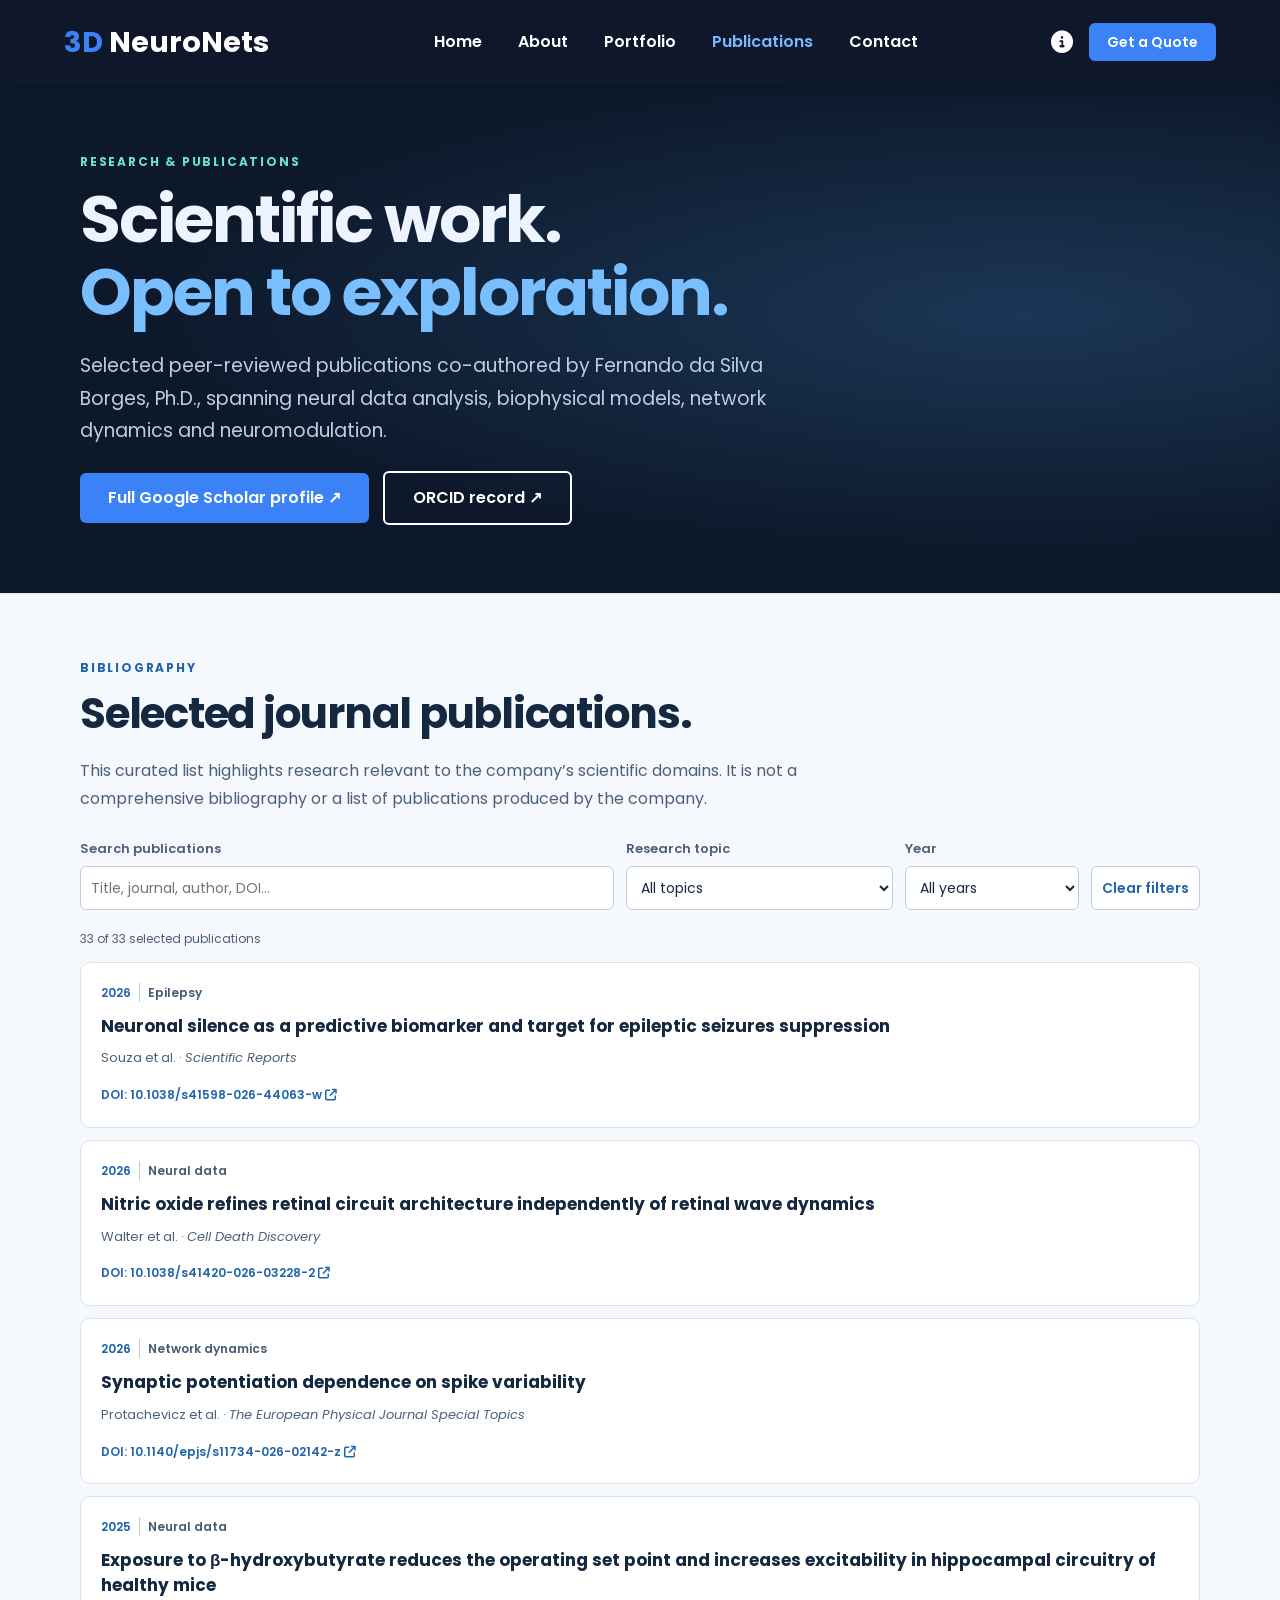
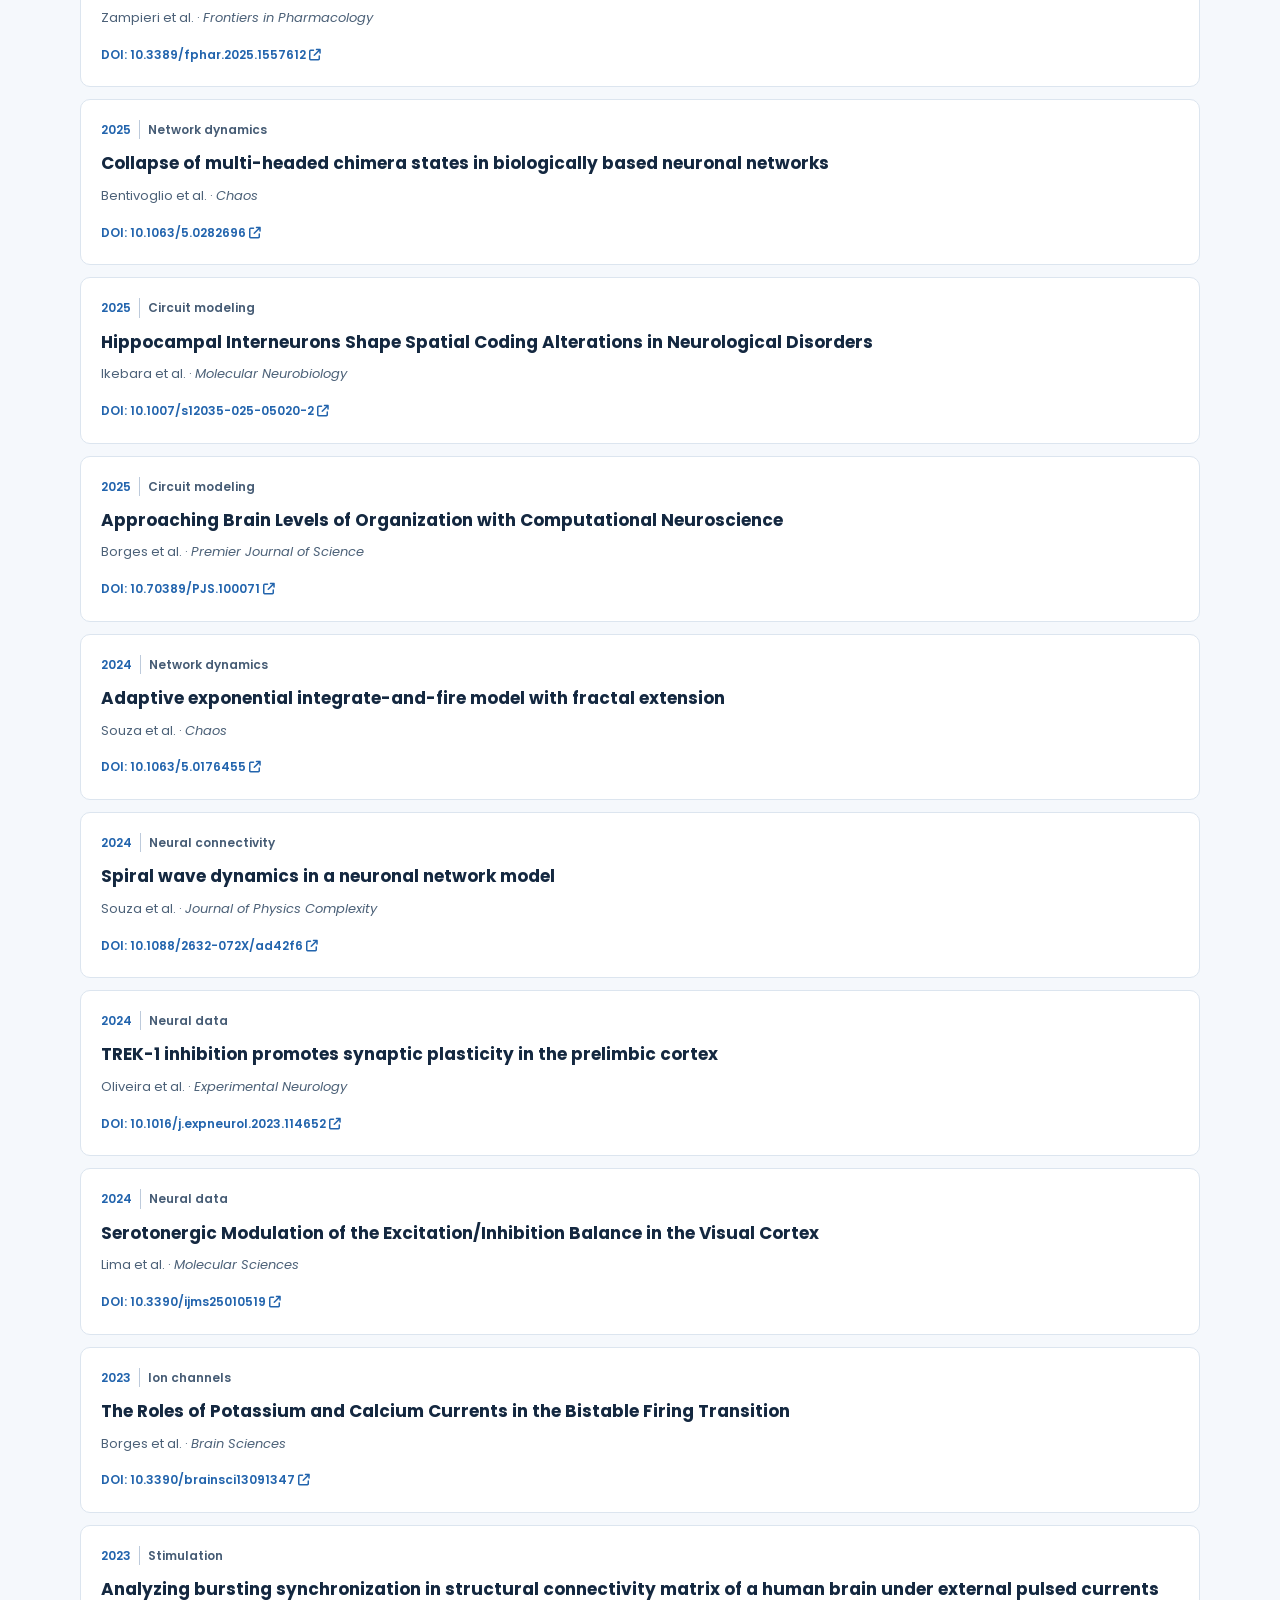
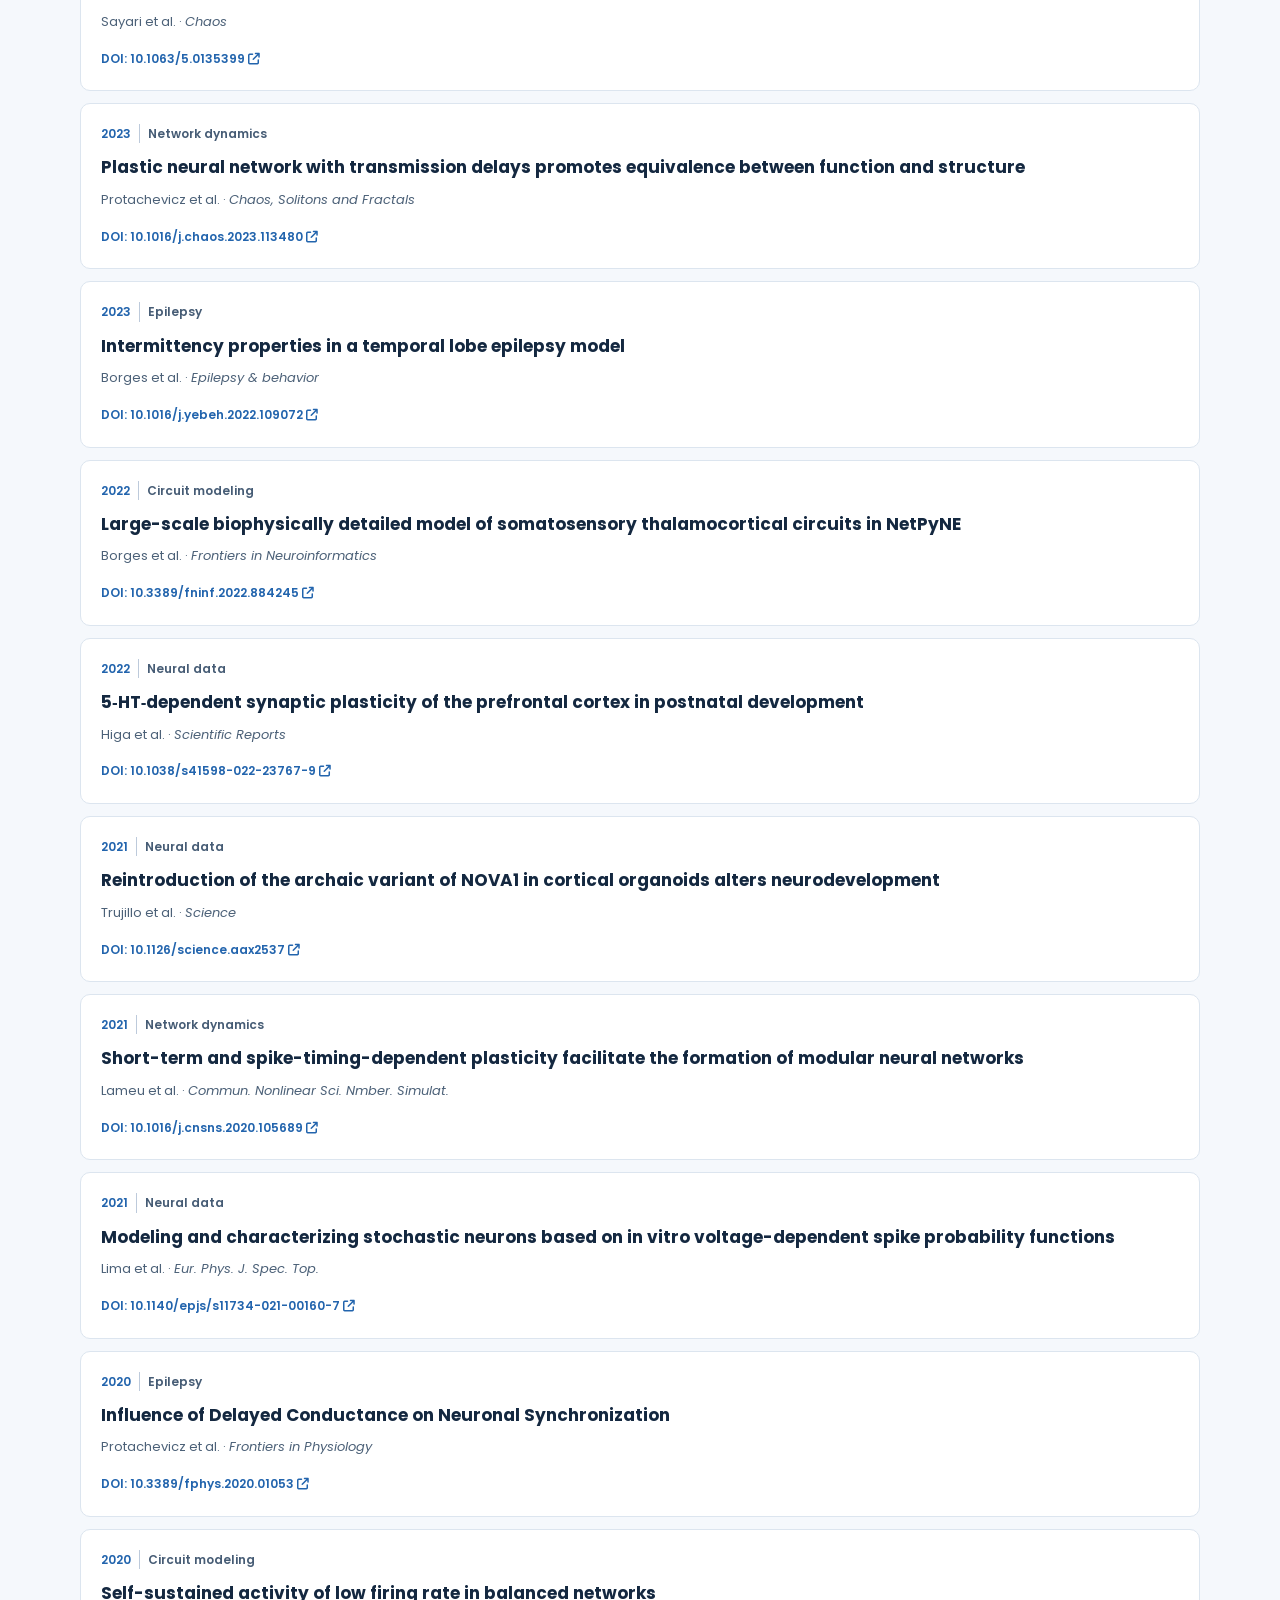
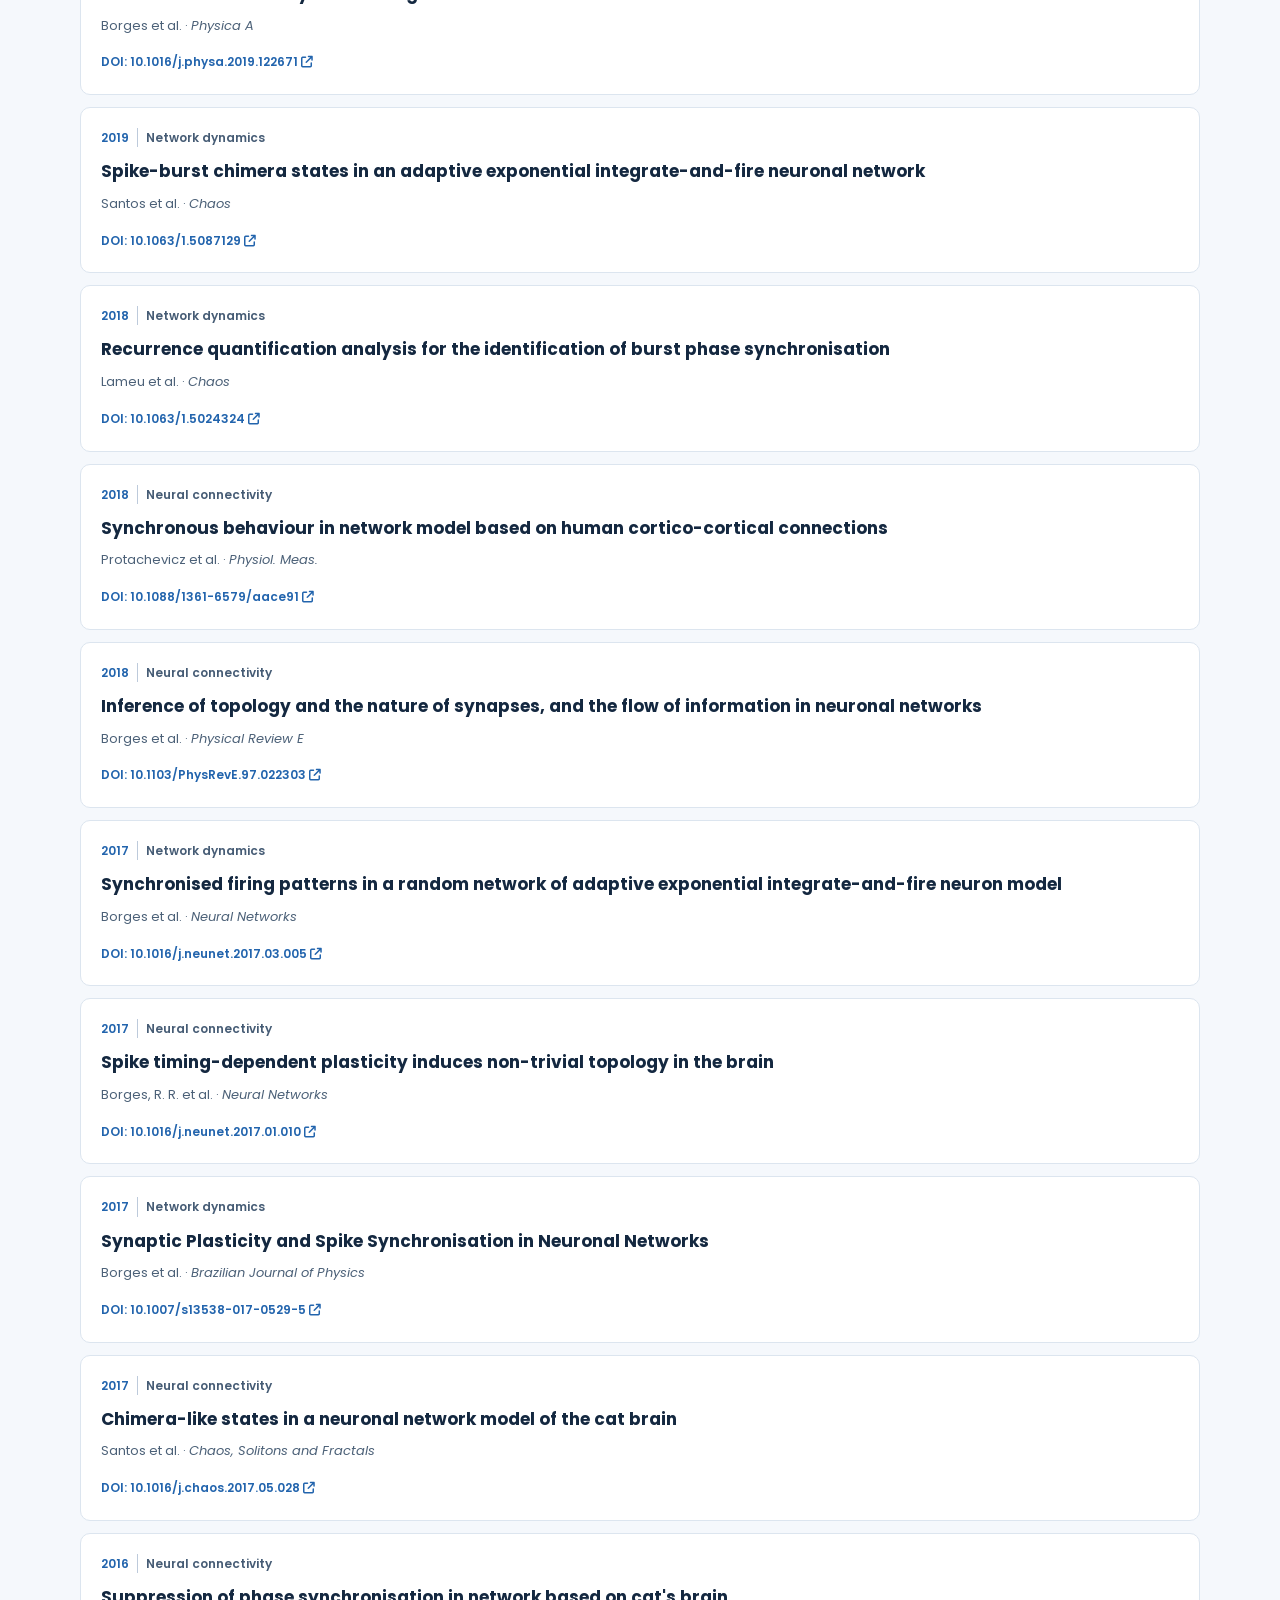
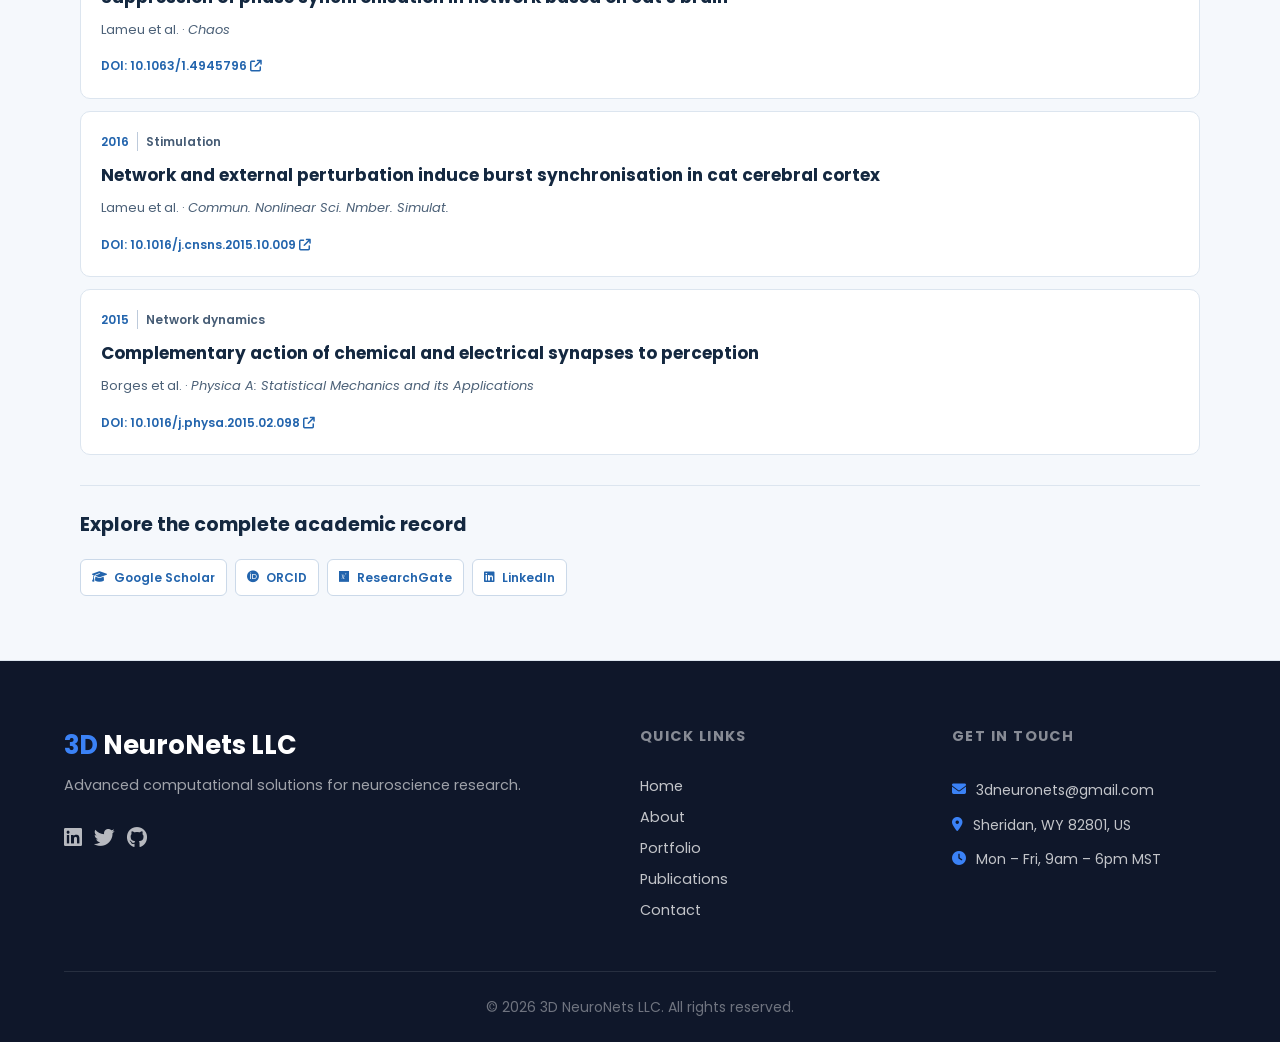
<file: publications.html>
<!DOCTYPE html>
<html lang="en">
<head>
    <meta charset="UTF-8">
    <meta name="viewport" content="width=device-width, initial-scale=1.0">
    <meta name="description" content="Selected scientific publications co-authored by Fernando da Silva Borges, Ph.D.">
    <title>Publications | 3D NeuroNets</title>
    <link rel="preconnect" href="https://fonts.googleapis.com">
    <link rel="preconnect" href="https://fonts.gstatic.com" crossorigin>
    <link href="https://fonts.googleapis.com/css2?family=Poppins:wght@300;400;600;700&display=swap" rel="stylesheet">
    <link rel="stylesheet" href="css/style.css">
    <link rel="stylesheet" href="https://cdnjs.cloudflare.com/ajax/libs/font-awesome/6.4.0/css/all.min.css">
    <link rel="stylesheet" href="css/navigation.css">
    <link rel="stylesheet" href="css/about.css">
</head>
<body>
<header class="header">
    <a href="./index.html#home" class="logo"><span>3D</span> NeuroNets</a>

    <nav class="navbar">
        <a href="./index.html#home">Home</a>
        <a href="./about.html">About</a>
        <a href="./portfolio.html">Portfolio</a>
        <a href="./publications.html" aria-current="page">Publications</a>
        <a href="./index.html#contact">Contact</a>
    </nav>

    <div class="icons">
        <div id="menu-btn" class="fas fa-bars"></div>
        <div id="info-btn" class="fas fa-info-circle"></div>
        <a href="./index.html#contact" class="btn btn-sm">Get a Quote</a>
    </div>
</header>
<div class="contact-info">
    <div id="close-contact-info" class="fas fa-times"></div>

    <div class="info">
        <i class="fas fa-envelope"></i>
        <h3>Email Address</h3>
        <p>3dneuronets@gmail.com</p>
    </div>

    <div class="info">
        <i class="fas fa-map-marker-alt"></i>
        <h3>Office Address</h3>
        <p>1309 Coffeen Avenue, Ste 1200</p>
        <p>Sheridan, WY 82801, US</p>
    </div>

    <div class="info">
        <i class="fas fa-phone"></i>
        <h3>Phone Number</h3>
        <p>(307) 683-0983</p>
    </div>

    <div class="info">
        <i class="fas fa-clock"></i>
        <h3>Business Hours</h3>
        <p>Monday – Friday: 9am – 6pm MST</p>
        <p>Available globally via email</p>
    </div>

    <div class="share">
        <a href="https://github.com/3dneuronets/Portfolio" class="fab fa-github" title="GitHub" aria-label="GitHub"></a>
        <a href="https://www.linkedin.com/in/fernando-da-silva-borges/" class="fab fa-linkedin" title="LinkedIn" aria-label="LinkedIn"></a>
    </div>
</div>
<main id="publications-main" class="nn-inner-page">
<section class="nn-page-hero nn-publications-hero"><div class="nn-wrap"><p class="nn-kicker">Research &amp; publications</p><h1>Scientific work.<br><em>Open to exploration.</em></h1><p class="nn-lead">Selected peer-reviewed publications co-authored by Fernando da Silva Borges, Ph.D., spanning neural data analysis, biophysical models, network dynamics and neuromodulation.</p><div class="nn-actions"><a href="https://scholar.google.com/citations?user=Zd1NpWcAAAAJ&amp;hl=en" class="btn" target="_blank" rel="noopener noreferrer">Full Google Scholar profile ↗</a><a href="https://orcid.org/0000-0002-7647-2341" class="btn btn-outline" target="_blank" rel="noopener noreferrer">ORCID record ↗</a></div></div></section>
<section class="nn-section nn-tint"><div class="nn-wrap"><p class="nn-kicker">Bibliography</p><h2>Selected journal publications.</h2><p class="nn-section-intro">This curated list highlights research relevant to the company’s scientific domains. It is not a comprehensive bibliography or a list of publications produced by the company.</p>
<div class="nn-pub-controls" id="pub-controls" hidden><label>Search publications<input type="search" id="pub-search" placeholder="Title, journal, author, DOI…"></label><label>Research topic<select id="pub-topic"><!-- TOPICS:START --><option value="">All topics</option><option value="Circuit modeling">Circuit modeling</option><option value="Epilepsy">Epilepsy</option><option value="Ion channels">Ion channels</option><option value="Network dynamics">Network dynamics</option><option value="Neural connectivity">Neural connectivity</option><option value="Neural data">Neural data</option><option value="Stimulation">Stimulation</option><!-- TOPICS:END --></select></label><label>Year<select id="pub-year"><!-- YEARS:START --><option value="">All years</option><option>2026</option><option>2025</option><option>2024</option><option>2023</option><option>2022</option><option>2021</option><option>2020</option><option>2019</option><option>2018</option><option>2017</option><option>2016</option><option>2015</option><!-- YEARS:END --></select></label><button id="pub-reset" class="nn-reset" type="button">Clear filters</button></div>
<p id="pub-count" class="nn-source-note" aria-live="polite"><!-- COUNT:START -->33 selected publications<!-- COUNT:END --></p><div class="nn-pub-list" id="pub-list">
<!-- BIBLIOGRAPHY:START -->
<article class="nn-paper" data-topic="Epilepsy" data-year="2026">
    <div class="nn-paper-meta"><span>2026</span><span>Epilepsy</span></div>
    <h3><a href="https://doi.org/10.1038/s41598-026-44063-w" target="_blank" rel="noopener noreferrer">Neuronal silence as a predictive biomarker and target for epileptic seizures suppression</a></h3>
    <p>Souza et al. · <i>Scientific Reports</i></p>
    <a class="nn-doi" href="https://doi.org/10.1038/s41598-026-44063-w" target="_blank" rel="noopener noreferrer">DOI: 10.1038/s41598-026-44063-w <i class="fa-solid fa-arrow-up-right-from-square" aria-hidden="true"></i></a>
</article>
<article class="nn-paper" data-topic="Neural data" data-year="2026">
    <div class="nn-paper-meta"><span>2026</span><span>Neural data</span></div>
    <h3><a href="https://doi.org/10.1038/s41420-026-03228-2" target="_blank" rel="noopener noreferrer">Nitric oxide refines retinal circuit architecture independently of retinal wave dynamics</a></h3>
    <p>Walter et al. · <i>Cell Death Discovery</i></p>
    <a class="nn-doi" href="https://doi.org/10.1038/s41420-026-03228-2" target="_blank" rel="noopener noreferrer">DOI: 10.1038/s41420-026-03228-2 <i class="fa-solid fa-arrow-up-right-from-square" aria-hidden="true"></i></a>
</article>
<article class="nn-paper" data-topic="Network dynamics" data-year="2026">
    <div class="nn-paper-meta"><span>2026</span><span>Network dynamics</span></div>
    <h3><a href="https://doi.org/10.1140/epjs/s11734-026-02142-z" target="_blank" rel="noopener noreferrer">Synaptic potentiation dependence on spike variability</a></h3>
    <p>Protachevicz et al. · <i>The European Physical Journal Special Topics</i></p>
    <a class="nn-doi" href="https://doi.org/10.1140/epjs/s11734-026-02142-z" target="_blank" rel="noopener noreferrer">DOI: 10.1140/epjs/s11734-026-02142-z <i class="fa-solid fa-arrow-up-right-from-square" aria-hidden="true"></i></a>
</article>
<article class="nn-paper" data-topic="Neural data" data-year="2025">
    <div class="nn-paper-meta"><span>2025</span><span>Neural data</span></div>
    <h3><a href="https://doi.org/10.3389/fphar.2025.1557612" target="_blank" rel="noopener noreferrer">Exposure to β-hydroxybutyrate reduces the operating set point and increases excitability in hippocampal circuitry of healthy mice</a></h3>
    <p>Zampieri et al. · <i>Frontiers in Pharmacology</i></p>
    <a class="nn-doi" href="https://doi.org/10.3389/fphar.2025.1557612" target="_blank" rel="noopener noreferrer">DOI: 10.3389/fphar.2025.1557612 <i class="fa-solid fa-arrow-up-right-from-square" aria-hidden="true"></i></a>
</article>
<article class="nn-paper" data-topic="Network dynamics" data-year="2025">
    <div class="nn-paper-meta"><span>2025</span><span>Network dynamics</span></div>
    <h3><a href="https://doi.org/10.1063/5.0282696" target="_blank" rel="noopener noreferrer">Collapse of multi-headed chimera states in biologically based neuronal networks</a></h3>
    <p>Bentivoglio et al. · <i>Chaos</i></p>
    <a class="nn-doi" href="https://doi.org/10.1063/5.0282696" target="_blank" rel="noopener noreferrer">DOI: 10.1063/5.0282696 <i class="fa-solid fa-arrow-up-right-from-square" aria-hidden="true"></i></a>
</article>
<article class="nn-paper" data-topic="Circuit modeling" data-year="2025">
    <div class="nn-paper-meta"><span>2025</span><span>Circuit modeling</span></div>
    <h3><a href="https://doi.org/10.1007/s12035-025-05020-2" target="_blank" rel="noopener noreferrer">Hippocampal Interneurons Shape Spatial Coding Alterations in Neurological Disorders</a></h3>
    <p>Ikebara et al. · <i>Molecular Neurobiology</i></p>
    <a class="nn-doi" href="https://doi.org/10.1007/s12035-025-05020-2" target="_blank" rel="noopener noreferrer">DOI: 10.1007/s12035-025-05020-2 <i class="fa-solid fa-arrow-up-right-from-square" aria-hidden="true"></i></a>
</article>
<article class="nn-paper" data-topic="Circuit modeling" data-year="2025">
    <div class="nn-paper-meta"><span>2025</span><span>Circuit modeling</span></div>
    <h3><a href="https://doi.org/10.70389/PJS.100071" target="_blank" rel="noopener noreferrer">Approaching Brain Levels of Organization with Computational Neuroscience</a></h3>
    <p>Borges et al. · <i>Premier Journal of Science</i></p>
    <a class="nn-doi" href="https://doi.org/10.70389/PJS.100071" target="_blank" rel="noopener noreferrer">DOI: 10.70389/PJS.100071 <i class="fa-solid fa-arrow-up-right-from-square" aria-hidden="true"></i></a>
</article>
<article class="nn-paper" data-topic="Network dynamics" data-year="2024">
    <div class="nn-paper-meta"><span>2024</span><span>Network dynamics</span></div>
    <h3><a href="https://doi.org/10.1063/5.0176455" target="_blank" rel="noopener noreferrer">Adaptive exponential integrate-and-fire model with fractal extension</a></h3>
    <p>Souza et al. · <i>Chaos</i></p>
    <a class="nn-doi" href="https://doi.org/10.1063/5.0176455" target="_blank" rel="noopener noreferrer">DOI: 10.1063/5.0176455 <i class="fa-solid fa-arrow-up-right-from-square" aria-hidden="true"></i></a>
</article>
<article class="nn-paper" data-topic="Neural connectivity" data-year="2024">
    <div class="nn-paper-meta"><span>2024</span><span>Neural connectivity</span></div>
    <h3><a href="https://doi.org/10.1088/2632-072X/ad42f6" target="_blank" rel="noopener noreferrer">Spiral wave dynamics in a neuronal network model</a></h3>
    <p>Souza et al. · <i>Journal of Physics Complexity</i></p>
    <a class="nn-doi" href="https://doi.org/10.1088/2632-072X/ad42f6" target="_blank" rel="noopener noreferrer">DOI: 10.1088/2632-072X/ad42f6 <i class="fa-solid fa-arrow-up-right-from-square" aria-hidden="true"></i></a>
</article>
<article class="nn-paper" data-topic="Neural data" data-year="2024">
    <div class="nn-paper-meta"><span>2024</span><span>Neural data</span></div>
    <h3><a href="https://doi.org/10.1016/j.expneurol.2023.114652" target="_blank" rel="noopener noreferrer">TREK-1 inhibition promotes synaptic plasticity in the prelimbic cortex</a></h3>
    <p>Oliveira et al. · <i>Experimental Neurology</i></p>
    <a class="nn-doi" href="https://doi.org/10.1016/j.expneurol.2023.114652" target="_blank" rel="noopener noreferrer">DOI: 10.1016/j.expneurol.2023.114652 <i class="fa-solid fa-arrow-up-right-from-square" aria-hidden="true"></i></a>
</article>
<article class="nn-paper" data-topic="Neural data" data-year="2024">
    <div class="nn-paper-meta"><span>2024</span><span>Neural data</span></div>
    <h3><a href="https://doi.org/10.3390/ijms25010519" target="_blank" rel="noopener noreferrer">Serotonergic Modulation of the Excitation/Inhibition Balance in the Visual Cortex</a></h3>
    <p>Lima et al. · <i>Molecular Sciences</i></p>
    <a class="nn-doi" href="https://doi.org/10.3390/ijms25010519" target="_blank" rel="noopener noreferrer">DOI: 10.3390/ijms25010519 <i class="fa-solid fa-arrow-up-right-from-square" aria-hidden="true"></i></a>
</article>
<article class="nn-paper" data-topic="Ion channels" data-year="2023">
    <div class="nn-paper-meta"><span>2023</span><span>Ion channels</span></div>
    <h3><a href="https://doi.org/10.3390/brainsci13091347" target="_blank" rel="noopener noreferrer">The Roles of Potassium and Calcium Currents in the Bistable Firing Transition</a></h3>
    <p>Borges et al. · <i>Brain Sciences</i></p>
    <a class="nn-doi" href="https://doi.org/10.3390/brainsci13091347" target="_blank" rel="noopener noreferrer">DOI: 10.3390/brainsci13091347 <i class="fa-solid fa-arrow-up-right-from-square" aria-hidden="true"></i></a>
</article>
<article class="nn-paper" data-topic="Stimulation" data-year="2023">
    <div class="nn-paper-meta"><span>2023</span><span>Stimulation</span></div>
    <h3><a href="https://doi.org/10.1063/5.0135399" target="_blank" rel="noopener noreferrer">Analyzing bursting synchronization in structural connectivity matrix of a human brain under external pulsed currents</a></h3>
    <p>Sayari et al. · <i>Chaos</i></p>
    <a class="nn-doi" href="https://doi.org/10.1063/5.0135399" target="_blank" rel="noopener noreferrer">DOI: 10.1063/5.0135399 <i class="fa-solid fa-arrow-up-right-from-square" aria-hidden="true"></i></a>
</article>
<article class="nn-paper" data-topic="Network dynamics" data-year="2023">
    <div class="nn-paper-meta"><span>2023</span><span>Network dynamics</span></div>
    <h3><a href="https://doi.org/10.1016/j.chaos.2023.113480" target="_blank" rel="noopener noreferrer">Plastic neural network with transmission delays promotes equivalence between function and structure</a></h3>
    <p>Protachevicz et al. · <i>Chaos, Solitons and Fractals</i></p>
    <a class="nn-doi" href="https://doi.org/10.1016/j.chaos.2023.113480" target="_blank" rel="noopener noreferrer">DOI: 10.1016/j.chaos.2023.113480 <i class="fa-solid fa-arrow-up-right-from-square" aria-hidden="true"></i></a>
</article>
<article class="nn-paper" data-topic="Epilepsy" data-year="2023">
    <div class="nn-paper-meta"><span>2023</span><span>Epilepsy</span></div>
    <h3><a href="https://doi.org/10.1016/j.yebeh.2022.109072" target="_blank" rel="noopener noreferrer">Intermittency properties in a temporal lobe epilepsy model</a></h3>
    <p>Borges et al. · <i>Epilepsy &amp; behavior</i></p>
    <a class="nn-doi" href="https://doi.org/10.1016/j.yebeh.2022.109072" target="_blank" rel="noopener noreferrer">DOI: 10.1016/j.yebeh.2022.109072 <i class="fa-solid fa-arrow-up-right-from-square" aria-hidden="true"></i></a>
</article>
<article class="nn-paper" data-topic="Circuit modeling" data-year="2022">
    <div class="nn-paper-meta"><span>2022</span><span>Circuit modeling</span></div>
    <h3><a href="https://doi.org/10.3389/fninf.2022.884245" target="_blank" rel="noopener noreferrer">Large-scale biophysically detailed model of somatosensory thalamocortical circuits in NetPyNE</a></h3>
    <p>Borges et al. · <i>Frontiers in Neuroinformatics</i></p>
    <a class="nn-doi" href="https://doi.org/10.3389/fninf.2022.884245" target="_blank" rel="noopener noreferrer">DOI: 10.3389/fninf.2022.884245 <i class="fa-solid fa-arrow-up-right-from-square" aria-hidden="true"></i></a>
</article>
<article class="nn-paper" data-topic="Neural data" data-year="2022">
    <div class="nn-paper-meta"><span>2022</span><span>Neural data</span></div>
    <h3><a href="https://doi.org/10.1038/s41598-022-23767-9" target="_blank" rel="noopener noreferrer">5‑HT‑dependent synaptic plasticity of the prefrontal cortex in postnatal development</a></h3>
    <p>Higa et al. · <i>Scientific Reports</i></p>
    <a class="nn-doi" href="https://doi.org/10.1038/s41598-022-23767-9" target="_blank" rel="noopener noreferrer">DOI: 10.1038/s41598-022-23767-9 <i class="fa-solid fa-arrow-up-right-from-square" aria-hidden="true"></i></a>
</article>
<article class="nn-paper" data-topic="Neural data" data-year="2021">
    <div class="nn-paper-meta"><span>2021</span><span>Neural data</span></div>
    <h3><a href="https://doi.org/10.1126/science.aax2537" target="_blank" rel="noopener noreferrer">Reintroduction of the archaic variant of NOVA1 in cortical organoids alters neurodevelopment</a></h3>
    <p>Trujillo et al. · <i>Science</i></p>
    <a class="nn-doi" href="https://doi.org/10.1126/science.aax2537" target="_blank" rel="noopener noreferrer">DOI: 10.1126/science.aax2537 <i class="fa-solid fa-arrow-up-right-from-square" aria-hidden="true"></i></a>
</article>
<article class="nn-paper" data-topic="Network dynamics" data-year="2021">
    <div class="nn-paper-meta"><span>2021</span><span>Network dynamics</span></div>
    <h3><a href="https://doi.org/10.1016/j.cnsns.2020.105689" target="_blank" rel="noopener noreferrer">Short-term and spike-timing-dependent plasticity facilitate the formation of modular neural networks</a></h3>
    <p>Lameu et al. · <i>Commun. Nonlinear Sci. Nmber. Simulat.</i></p>
    <a class="nn-doi" href="https://doi.org/10.1016/j.cnsns.2020.105689" target="_blank" rel="noopener noreferrer">DOI: 10.1016/j.cnsns.2020.105689 <i class="fa-solid fa-arrow-up-right-from-square" aria-hidden="true"></i></a>
</article>
<article class="nn-paper" data-topic="Neural data" data-year="2021">
    <div class="nn-paper-meta"><span>2021</span><span>Neural data</span></div>
    <h3><a href="https://doi.org/10.1140/epjs/s11734-021-00160-7" target="_blank" rel="noopener noreferrer">Modeling and characterizing stochastic neurons based on in vitro voltage-dependent spike probability functions</a></h3>
    <p>Lima et al. · <i>Eur. Phys. J. Spec. Top.</i></p>
    <a class="nn-doi" href="https://doi.org/10.1140/epjs/s11734-021-00160-7" target="_blank" rel="noopener noreferrer">DOI: 10.1140/epjs/s11734-021-00160-7 <i class="fa-solid fa-arrow-up-right-from-square" aria-hidden="true"></i></a>
</article>
<article class="nn-paper" data-topic="Epilepsy" data-year="2020">
    <div class="nn-paper-meta"><span>2020</span><span>Epilepsy</span></div>
    <h3><a href="https://doi.org/10.3389/fphys.2020.01053" target="_blank" rel="noopener noreferrer">Influence of Delayed Conductance on Neuronal Synchronization</a></h3>
    <p>Protachevicz et al. · <i>Frontiers in Physiology</i></p>
    <a class="nn-doi" href="https://doi.org/10.3389/fphys.2020.01053" target="_blank" rel="noopener noreferrer">DOI: 10.3389/fphys.2020.01053 <i class="fa-solid fa-arrow-up-right-from-square" aria-hidden="true"></i></a>
</article>
<article class="nn-paper" data-topic="Circuit modeling" data-year="2020">
    <div class="nn-paper-meta"><span>2020</span><span>Circuit modeling</span></div>
    <h3><a href="https://doi.org/10.1016/j.physa.2019.122671" target="_blank" rel="noopener noreferrer">Self-sustained activity of low firing rate in balanced networks</a></h3>
    <p>Borges et al. · <i>Physica A</i></p>
    <a class="nn-doi" href="https://doi.org/10.1016/j.physa.2019.122671" target="_blank" rel="noopener noreferrer">DOI: 10.1016/j.physa.2019.122671 <i class="fa-solid fa-arrow-up-right-from-square" aria-hidden="true"></i></a>
</article>
<article class="nn-paper" data-topic="Network dynamics" data-year="2019">
    <div class="nn-paper-meta"><span>2019</span><span>Network dynamics</span></div>
    <h3><a href="https://doi.org/10.1063/1.5087129" target="_blank" rel="noopener noreferrer">Spike-burst chimera states in an adaptive exponential integrate-and-fire neuronal network</a></h3>
    <p>Santos et al. · <i>Chaos</i></p>
    <a class="nn-doi" href="https://doi.org/10.1063/1.5087129" target="_blank" rel="noopener noreferrer">DOI: 10.1063/1.5087129 <i class="fa-solid fa-arrow-up-right-from-square" aria-hidden="true"></i></a>
</article>
<article class="nn-paper" data-topic="Network dynamics" data-year="2018">
    <div class="nn-paper-meta"><span>2018</span><span>Network dynamics</span></div>
    <h3><a href="https://doi.org/10.1063/1.5024324" target="_blank" rel="noopener noreferrer">Recurrence quantification analysis for the identification of burst phase synchronisation</a></h3>
    <p>Lameu et al. · <i>Chaos</i></p>
    <a class="nn-doi" href="https://doi.org/10.1063/1.5024324" target="_blank" rel="noopener noreferrer">DOI: 10.1063/1.5024324 <i class="fa-solid fa-arrow-up-right-from-square" aria-hidden="true"></i></a>
</article>
<article class="nn-paper" data-topic="Neural connectivity" data-year="2018">
    <div class="nn-paper-meta"><span>2018</span><span>Neural connectivity</span></div>
    <h3><a href="https://doi.org/10.1088/1361-6579/aace91" target="_blank" rel="noopener noreferrer">Synchronous behaviour in network model based on human cortico-cortical connections</a></h3>
    <p>Protachevicz et al. · <i>Physiol. Meas.</i></p>
    <a class="nn-doi" href="https://doi.org/10.1088/1361-6579/aace91" target="_blank" rel="noopener noreferrer">DOI: 10.1088/1361-6579/aace91 <i class="fa-solid fa-arrow-up-right-from-square" aria-hidden="true"></i></a>
</article>
<article class="nn-paper" data-topic="Neural connectivity" data-year="2018">
    <div class="nn-paper-meta"><span>2018</span><span>Neural connectivity</span></div>
    <h3><a href="https://doi.org/10.1103/PhysRevE.97.022303" target="_blank" rel="noopener noreferrer">Inference of topology and the nature of synapses, and the flow of information in neuronal networks</a></h3>
    <p>Borges et al. · <i>Physical Review E</i></p>
    <a class="nn-doi" href="https://doi.org/10.1103/PhysRevE.97.022303" target="_blank" rel="noopener noreferrer">DOI: 10.1103/PhysRevE.97.022303 <i class="fa-solid fa-arrow-up-right-from-square" aria-hidden="true"></i></a>
</article>
<article class="nn-paper" data-topic="Network dynamics" data-year="2017">
    <div class="nn-paper-meta"><span>2017</span><span>Network dynamics</span></div>
    <h3><a href="https://doi.org/10.1016/j.neunet.2017.03.005" target="_blank" rel="noopener noreferrer">Synchronised firing patterns in a random network of adaptive exponential integrate-and-fire neuron model</a></h3>
    <p>Borges et al. · <i>Neural Networks</i></p>
    <a class="nn-doi" href="https://doi.org/10.1016/j.neunet.2017.03.005" target="_blank" rel="noopener noreferrer">DOI: 10.1016/j.neunet.2017.03.005 <i class="fa-solid fa-arrow-up-right-from-square" aria-hidden="true"></i></a>
</article>
<article class="nn-paper" data-topic="Neural connectivity" data-year="2017">
    <div class="nn-paper-meta"><span>2017</span><span>Neural connectivity</span></div>
    <h3><a href="https://doi.org/10.1016/j.neunet.2017.01.010" target="_blank" rel="noopener noreferrer">Spike timing-dependent plasticity induces non-trivial topology in the brain</a></h3>
    <p>Borges, R. R. et al. · <i>Neural Networks</i></p>
    <a class="nn-doi" href="https://doi.org/10.1016/j.neunet.2017.01.010" target="_blank" rel="noopener noreferrer">DOI: 10.1016/j.neunet.2017.01.010 <i class="fa-solid fa-arrow-up-right-from-square" aria-hidden="true"></i></a>
</article>
<article class="nn-paper" data-topic="Network dynamics" data-year="2017">
    <div class="nn-paper-meta"><span>2017</span><span>Network dynamics</span></div>
    <h3><a href="https://doi.org/10.1007/s13538-017-0529-5" target="_blank" rel="noopener noreferrer">Synaptic Plasticity and Spike Synchronisation in Neuronal Networks</a></h3>
    <p>Borges et al. · <i>Brazilian Journal of Physics</i></p>
    <a class="nn-doi" href="https://doi.org/10.1007/s13538-017-0529-5" target="_blank" rel="noopener noreferrer">DOI: 10.1007/s13538-017-0529-5 <i class="fa-solid fa-arrow-up-right-from-square" aria-hidden="true"></i></a>
</article>
<article class="nn-paper" data-topic="Neural connectivity" data-year="2017">
    <div class="nn-paper-meta"><span>2017</span><span>Neural connectivity</span></div>
    <h3><a href="https://doi.org/10.1016/j.chaos.2017.05.028" target="_blank" rel="noopener noreferrer">Chimera-like states in a neuronal network model of the cat brain</a></h3>
    <p>Santos et al. · <i>Chaos, Solitons and Fractals</i></p>
    <a class="nn-doi" href="https://doi.org/10.1016/j.chaos.2017.05.028" target="_blank" rel="noopener noreferrer">DOI: 10.1016/j.chaos.2017.05.028 <i class="fa-solid fa-arrow-up-right-from-square" aria-hidden="true"></i></a>
</article>
<article class="nn-paper" data-topic="Neural connectivity" data-year="2016">
    <div class="nn-paper-meta"><span>2016</span><span>Neural connectivity</span></div>
    <h3><a href="https://doi.org/10.1063/1.4945796" target="_blank" rel="noopener noreferrer">Suppression of phase synchronisation in network based on cat&#x27;s brain</a></h3>
    <p>Lameu et al. · <i>Chaos</i></p>
    <a class="nn-doi" href="https://doi.org/10.1063/1.4945796" target="_blank" rel="noopener noreferrer">DOI: 10.1063/1.4945796 <i class="fa-solid fa-arrow-up-right-from-square" aria-hidden="true"></i></a>
</article>
<article class="nn-paper" data-topic="Stimulation" data-year="2016">
    <div class="nn-paper-meta"><span>2016</span><span>Stimulation</span></div>
    <h3><a href="https://doi.org/10.1016/j.cnsns.2015.10.009" target="_blank" rel="noopener noreferrer">Network and external perturbation induce burst synchronisation in cat cerebral cortex</a></h3>
    <p>Lameu et al. · <i>Commun. Nonlinear Sci. Nmber. Simulat.</i></p>
    <a class="nn-doi" href="https://doi.org/10.1016/j.cnsns.2015.10.009" target="_blank" rel="noopener noreferrer">DOI: 10.1016/j.cnsns.2015.10.009 <i class="fa-solid fa-arrow-up-right-from-square" aria-hidden="true"></i></a>
</article>
<article class="nn-paper" data-topic="Network dynamics" data-year="2015">
    <div class="nn-paper-meta"><span>2015</span><span>Network dynamics</span></div>
    <h3><a href="https://doi.org/10.1016/j.physa.2015.02.098" target="_blank" rel="noopener noreferrer">Complementary action of chemical and electrical synapses to perception</a></h3>
    <p>Borges et al. · <i>Physica A: Statistical Mechanics and its Applications</i></p>
    <a class="nn-doi" href="https://doi.org/10.1016/j.physa.2015.02.098" target="_blank" rel="noopener noreferrer">DOI: 10.1016/j.physa.2015.02.098 <i class="fa-solid fa-arrow-up-right-from-square" aria-hidden="true"></i></a>
</article>
<!-- BIBLIOGRAPHY:END -->
</div><p id="pub-empty" hidden>No publications match your filters.</p>
<div class="nn-more"><h3>Explore the complete academic record</h3><div class="nn-profile-links"><a href="https://scholar.google.com/citations?user=Zd1NpWcAAAAJ&amp;hl=en" target="_blank" rel="noopener noreferrer"><i class="fa-solid fa-graduation-cap" aria-hidden="true"></i> Google Scholar</a><a href="https://orcid.org/0000-0002-7647-2341" target="_blank" rel="noopener noreferrer"><i class="fa-brands fa-orcid" aria-hidden="true"></i> ORCID</a><a href="https://www.researchgate.net/profile/Fernando-Borges-8" target="_blank" rel="noopener noreferrer"><i class="fa-brands fa-researchgate" aria-hidden="true"></i> ResearchGate</a><a href="https://www.linkedin.com/in/fernando-da-silva-borges/" target="_blank" rel="noopener noreferrer"><i class="fa-brands fa-linkedin" aria-hidden="true"></i> LinkedIn</a></div></div></div></section>
</main>
<footer>
    <div class="footer-inner">
        <div class="footer-brand">
            <p class="footer-logo"><span>3D</span> NeuroNets LLC</p>
            <p class="footer-tagline">Advanced computational solutions for neuroscience research.</p>
            <div class="social-links">
                <a href="https://www.linkedin.com/in/fernando-da-silva-borges/" aria-label="LinkedIn"><i class="fa-brands fa-linkedin"></i></a>
                <a href="https://www.twitter.com/3dneuronets" aria-label="Twitter"><i class="fa-brands fa-twitter"></i></a>
                <a href="https://github.com/3dneuronets/Portfolio" aria-label="GitHub"><i class="fa-brands fa-github"></i></a>
            </div>
        </div>
        <div class="footer-links">
            <h4>Quick Links</h4>
            <a href="./index.html#home">Home</a>
            <a href="./about.html">About</a>
            <a href="./portfolio.html">Portfolio</a>
            <a href="./publications.html">Publications</a>
            <a href="./index.html#contact">Contact</a>
        </div>
        <div class="footer-contact">
            <h4>Get In Touch</h4>
            <p><i class="fas fa-envelope"></i> 3dneuronets@gmail.com</p>
            <p><i class="fas fa-map-marker-alt"></i> Sheridan, WY 82801, US</p>
            <p><i class="fas fa-clock"></i> Mon – Fri, 9am – 6pm MST</p>
        </div>
    </div>
    <div class="footer-bottom">
        <p>&copy; 2026 3D NeuroNets LLC. All rights reserved.</p>
    </div>
</footer>
<button id="scroll-top" class="scroll-top" aria-label="Scroll to top">
    <i class="fas fa-chevron-up"></i>
</button>
<script src="js/script.js"></script>
<script src="js/inner-pages.js"></script>
</body>
</html>
</file>
<file: css/style.css>
/* Variables */
:root {
    --primary-color: #0f172a;
    --secondary-color: #3b82f6;
    --text-color: #333;
    --bg-light: #f8fafc;
    --white: #ffffff;
}

/* Base Styles */
* {
    margin: 0;
    padding: 0;
    box-sizing: border-box;
    font-family: 'Poppins', sans-serif;
}

html {
    scroll-behavior: smooth;
    scroll-padding-top: 80px;
}

body { color: var(--text-color); line-height: 1.6; }

a { text-decoration: none; color: var(--white); }

ul { list-style: none; }

.container { max-width: 1200px; margin: 0 auto; padding: 0 20px; text-align: center; }

.section-title { font-size: 2.5rem; margin-bottom: 2rem; color: var(--primary-color); }
.section-title span { color: var(--secondary-color); }

.bg-light { background: var(--bg-light); }
.grid-3 { display: grid; grid-template-columns: repeat(auto-fit, minmax(300px, 1fr)); gap: 2rem; }

/* Buttons */
.btn {
    display: inline-block;
    padding: 12px 28px;
    background: var(--secondary-color);
    color: var(--white);
    border: none;
    border-radius: 6px;
    cursor: pointer;
    font-weight: 600;
    font-size: 1rem;
    transition: background 0.3s, transform 0.2s;
    text-align: center;
}
.btn:hover { background: #2563eb; transform: translateY(-2px); }

.btn-sm { padding: 8px 18px; font-size: 0.875rem; }

.btn-outline {
    background: transparent;
    border: 2px solid var(--white);
    color: var(--white);
}
.btn-outline:hover { background: var(--white); color: var(--primary-color); transform: translateY(-2px); }

/* Header */
.header {
    display: flex;
    justify-content: space-between;
    align-items: center;
    padding: 1.2rem 5%;
    background: var(--primary-color);
    position: fixed;
    top: 0; left: 0; right: 0;
    z-index: 1000;
    box-shadow: 0 2px 10px rgba(0,0,0,0.2);
}

.header .logo { font-size: 1.8rem; font-weight: 700; color: var(--white); }
.header .logo span { color: var(--secondary-color); }

.header .navbar a { margin-left: 2rem; font-weight: 600; color: var(--white); transition: color 0.3s; }
.header .navbar a:hover { color: var(--secondary-color); }

.header .icons { display: flex; align-items: center; gap: 1rem; }
.header .icons div {
    font-size: 1.4rem;
    color: var(--white);
    cursor: pointer;
    transition: color 0.3s;
}
.header .icons div:hover { color: var(--secondary-color); }
#menu-btn { display: none; }

/* Hero Section */
.hero {
    position: relative;
    height: 100vh;
    background-position: center;
    background-size: cover;
    animation: alternateBackground 10s infinite;
    display: flex;
    flex-direction: column;
    justify-content: center;
    align-items: center;
    text-align: center;
    color: var(--white);
    padding-top: 80px;
    overflow: hidden;
}

@keyframes alternateBackground {
    0%, 49.99% {
        background-image: linear-gradient(rgba(15, 23, 42, 0.75), rgba(15, 23, 42, 0.9)), url('../images/init1.gif');
    }
    50%, 100% {
        background-image: linear-gradient(rgba(15, 23, 42, 0.75), rgba(15, 23, 42, 0.9)), url('../images/init2.gif');
    }
}

.hero-content { flex: 1; display: flex; flex-direction: column; justify-content: center; align-items: center; padding: 0 20px; }

.hero-label {
    display: inline-block;
    background: rgba(59, 130, 246, 0.2);
    border: 1px solid rgba(59, 130, 246, 0.5);
    color: #93c5fd;
    padding: 6px 18px;
    border-radius: 100px;
    font-size: 0.875rem;
    font-weight: 600;
    letter-spacing: 0.05em;
    text-transform: uppercase;
    margin-bottom: 1.5rem;
}

.hero-content h1 { font-size: 3.8rem; font-weight: 700; margin-bottom: 1.2rem; line-height: 1.15; }

.hero-sub {
    font-size: 1.15rem;
    margin-bottom: 2.5rem;
    max-width: 600px;
    opacity: 0.9;
    line-height: 1.7;
}

.hero-actions { display: flex; gap: 1rem; justify-content: center; flex-wrap: wrap; }

.hero-stats {
    width: 100%;
    background: rgba(15, 23, 42, 0.7);
    border-top: 1px solid rgba(255,255,255,0.1);
    display: flex;
    justify-content: center;
    gap: 5rem;
    padding: 1.5rem 5%;
    backdrop-filter: blur(4px);
}

.hero-stats .stat { text-align: center; }
.hero-stats .stat span { display: block; font-size: 2rem; font-weight: 700; color: var(--secondary-color); line-height: 1; }
.hero-stats .stat p { font-size: 0.8rem; color: rgba(255,255,255,0.7); text-transform: uppercase; letter-spacing: 0.05em; margin-top: 4px; }

/* General Section Padding */
section { padding: 5rem 0; }

/* About */
.about-grid {
    display: grid;
    grid-template-columns: 1fr 1fr;
    gap: 4rem;
    align-items: start;
    text-align: left;
    margin-top: 1rem;
}

.about-text h3 { font-size: 1.8rem; color: var(--primary-color); margin-bottom: 1rem; }
.about-text p { color: #555; margin-bottom: 1rem; line-height: 1.8; }

.about-stats {
    display: grid;
    grid-template-columns: 1fr 1fr;
    gap: 1.5rem;
}

.stat-card {
    background: var(--white);
    border: 1px solid #e2e8f0;
    padding: 1.5rem;
    border-radius: 10px;
    box-shadow: 0 2px 8px rgba(0,0,0,0.05);
    transition: transform 0.3s, box-shadow 0.3s;
}
.stat-card:hover { transform: translateY(-4px); box-shadow: 0 8px 20px rgba(0,0,0,0.08); }
.stat-card i { font-size: 1.8rem; color: var(--secondary-color); margin-bottom: 0.75rem; display: block; }
.stat-card h4 { font-size: 1rem; color: var(--primary-color); margin-bottom: 0.5rem; }
.stat-card p { font-size: 0.875rem; color: #666; line-height: 1.6; }

/* Services */
.service-card {
    background: var(--white);
    padding: 2.5rem 2rem;
    border-radius: 10px;
    box-shadow: 0 4px 10px rgba(0,0,0,0.06);
    transition: transform 0.3s, box-shadow 0.3s;
    text-align: center;
}
.service-card:hover { transform: translateY(-8px); box-shadow: 0 12px 30px rgba(0,0,0,0.1); }
.service-card i { font-size: 3rem; color: var(--secondary-color); margin-bottom: 1.2rem; }
.service-card h3 { margin-bottom: 1rem; color: var(--primary-color); font-size: 1.2rem; }
.service-card p { color: #555; line-height: 1.7; }

/* Tech Stack */
.tech-stack { background: var(--primary-color); }
.tech-stack .section-title { color: var(--white); }

.tech-grid {
    display: grid;
    grid-template-columns: repeat(auto-fit, minmax(120px, 1fr));
    gap: 1.5rem;
    margin-top: 1rem;
}

.tech-item {
    display: flex;
    flex-direction: column;
    align-items: center;
    gap: 0.75rem;
    background: rgba(255,255,255,0.05);
    border: 1px solid rgba(255,255,255,0.1);
    border-radius: 10px;
    padding: 1.5rem 1rem;
    transition: background 0.3s, transform 0.3s;
}
.tech-item:hover { background: rgba(59, 130, 246, 0.15); transform: translateY(-4px); }
.tech-item i { font-size: 2.2rem; color: var(--secondary-color); }
.tech-item span { font-size: 0.8rem; color: rgba(255,255,255,0.8); font-weight: 600; text-align: center; }

/* Portfolio */
.portfolio { background: #f1f5f9; }

.portfolio-item {
    background: var(--white);
    border-radius: 10px;
    overflow: hidden;
    box-shadow: 0 4px 10px rgba(0,0,0,0.07);
    transition: transform 0.3s, box-shadow 0.3s;
}
.portfolio-item:hover { transform: translateY(-6px); box-shadow: 0 16px 40px rgba(0,0,0,0.12); }

.portfolio-preview {
    height: 180px;
    display: flex;
    justify-content: center;
    align-items: center;
}
.portfolio-preview i { font-size: 4rem; color: rgba(255,255,255,0.85); }

.portfolio-preview--robotics { background: linear-gradient(135deg, #1e3a5f 0%, #2563eb 100%); }
.portfolio-preview--analytics { background: linear-gradient(135deg, #0f4c75 0%, #1b8a6e 100%); }
.portfolio-preview--medical { background: linear-gradient(135deg, #1a3a2a 0%, #15803d 100%); }

.portfolio-img {
    width: 100%;
    height: 180px;
    object-fit: cover;
    display: block;
}

.portfolio-content { padding: 1.5rem; text-align: left; }
.portfolio-content h3 { color: var(--primary-color); margin-bottom: 0.5rem; font-size: 1.1rem; }
.portfolio-content p { color: #555; font-size: 0.9rem; margin-bottom: 1rem; line-height: 1.6; }

.portfolio-tags { display: flex; flex-wrap: wrap; gap: 0.5rem; }
.portfolio-tags span {
    background: #e0f2fe;
    color: #0369a1;
    font-size: 0.75rem;
    font-weight: 600;
    padding: 3px 10px;
    border-radius: 100px;
}

/* Contact */
.contact .container { margin-bottom: 2rem; }

.contact-wrapper {
    display: flex;
    flex-wrap: wrap;
    gap: 2rem;
    max-width: 1200px;
    margin: 0 auto;
    padding: 0 20px;
}

.contact-wrapper .map { flex: 1 1 400px; min-height: 400px; border: none; border-radius: 10px; box-shadow: 0 4px 10px rgba(0,0,0,0.08); }

.contact-form {
    flex: 1 1 400px;
    display: flex;
    flex-direction: column;
    gap: 1rem;
    background: var(--white);
    padding: 2rem;
    border-radius: 10px;
    box-shadow: 0 4px 10px rgba(0,0,0,0.08);
}
.contact-form h3 { font-size: 1.8rem; color: var(--primary-color); }
.form-note { font-size: 0.875rem; color: #888; margin-top: -0.5rem; }
.contact-form .box {
    padding: 0.9rem 1rem;
    border: 1px solid #e2e8f0;
    border-radius: 6px;
    outline: none;
    font-size: 1rem;
    transition: border-color 0.3s;
}
.contact-form .box:focus { border-color: var(--secondary-color); }
.contact-form textarea { resize: vertical; height: 160px; }

/* Contact Info Sidebar */
.contact-info {
    position: fixed;
    top: 0; right: -380px;
    width: 350px;
    height: 100%;
    background: var(--white);
    z-index: 1100;
    padding: 2.5rem 2rem;
    box-shadow: -5px 0 30px rgba(0,0,0,0.15);
    transition: right 0.4s ease;
    display: flex;
    flex-direction: column;
    gap: 2rem;
    overflow-y: auto;
}
.contact-info.active { right: 0; }

#close-contact-info {
    font-size: 1.5rem; cursor: pointer; color: var(--primary-color);
    position: absolute; top: 1.2rem; right: 1.5rem;
    transition: color 0.3s;
}
#close-contact-info:hover { color: var(--secondary-color); }

.contact-info .info i { font-size: 1.8rem; color: var(--secondary-color); margin-bottom: 0.5rem; display: block; }
.contact-info .info h3 { color: var(--primary-color); font-size: 1rem; font-weight: 700; margin-bottom: 0.25rem; }
.contact-info .info p { color: #555; font-size: 0.9rem; }

.contact-info .share { display: flex; gap: 1rem; }
.contact-info .share a {
    height: 42px; width: 42px;
    background: var(--primary-color);
    color: var(--white);
    display: flex; justify-content: center; align-items: center;
    border-radius: 50%; font-size: 1.1rem; transition: background 0.3s;
}
.contact-info .share a:hover { background: var(--secondary-color); }

/* Footer */
footer {
    background: var(--primary-color);
    color: var(--white);
    padding: 4rem 5% 0;
}

.footer-inner {
    display: grid;
    grid-template-columns: 2fr 1fr 1fr;
    gap: 3rem;
    padding-bottom: 3rem;
    border-bottom: 1px solid rgba(255,255,255,0.1);
}

.footer-logo { font-size: 1.6rem; font-weight: 700; margin-bottom: 0.5rem; }
.footer-logo span { color: var(--secondary-color); }
.footer-tagline { color: rgba(255,255,255,0.6); font-size: 0.9rem; margin-bottom: 1.5rem; }

.footer-brand .social-links { display: flex; gap: 0.75rem; }
.social-links a { color: rgba(255,255,255,0.7); font-size: 1.3rem; transition: color 0.3s; }
.social-links a:hover { color: var(--secondary-color); }

.footer-links h4, .footer-contact h4 {
    font-size: 0.9rem;
    text-transform: uppercase;
    letter-spacing: 0.1em;
    color: rgba(255,255,255,0.5);
    margin-bottom: 1.2rem;
}
.footer-links { display: flex; flex-direction: column; gap: 0.5rem; }
.footer-links a { color: rgba(255,255,255,0.75); font-size: 0.9rem; transition: color 0.3s; }
.footer-links a:hover { color: var(--secondary-color); }

.footer-contact { display: flex; flex-direction: column; gap: 0.75rem; }
.footer-contact p { color: rgba(255,255,255,0.75); font-size: 0.875rem; display: flex; align-items: flex-start; gap: 0.6rem; }
.footer-contact p i { color: var(--secondary-color); margin-top: 3px; flex-shrink: 0; }

.footer-bottom {
    padding: 1.5rem 0;
    text-align: center;
    color: rgba(255,255,255,0.4);
    font-size: 0.875rem;
}

/* Scroll to Top */
.scroll-top {
    position: fixed;
    bottom: 2rem;
    right: 2rem;
    width: 44px; height: 44px;
    background: var(--secondary-color);
    color: var(--white);
    border: none;
    border-radius: 50%;
    font-size: 1rem;
    cursor: pointer;
    display: flex; justify-content: center; align-items: center;
    box-shadow: 0 4px 12px rgba(59, 130, 246, 0.4);
    opacity: 0;
    transform: translateY(10px);
    transition: opacity 0.3s, transform 0.3s;
    z-index: 999;
}
.scroll-top.visible { opacity: 1; transform: translateY(0); }
.scroll-top:hover { background: #2563eb; }

/* Fade-in animation */
.fade-in {
    opacity: 0;
    transform: translateY(28px);
    transition: opacity 0.65s ease, transform 0.65s ease;
}
.fade-in.visible { opacity: 1; transform: translateY(0); }

/* Mobile Responsiveness */
@media screen and (max-width: 900px) {
    .about-grid { grid-template-columns: 1fr; gap: 2.5rem; }
    .about-text { text-align: center; }
    .footer-inner { grid-template-columns: 1fr 1fr; }
    .footer-brand { grid-column: 1 / -1; }
}

@media screen and (max-width: 768px) {
    #menu-btn { display: inline-block; }

    .header .navbar {
        position: absolute; top: 100%; left: 0; right: 0;
        background: var(--primary-color);
        border-top: 1px solid rgba(255,255,255,0.1);
        display: flex; flex-direction: column; align-items: flex-start;
        transform: scaleY(0); transform-origin: top; transition: transform 0.3s ease;
        padding: 0.5rem 0;
    }
    .header .navbar.active { transform: scaleY(1); }
    .header .navbar a { margin: 0.75rem 5%; display: block; color: var(--white); }

    .hero-content h1 { font-size: 2.4rem; }
    .hero-label { font-size: 0.75rem; }
    .hero-stats { gap: 2rem; flex-wrap: wrap; }

    .about-stats { grid-template-columns: 1fr 1fr; }

    .footer-inner { grid-template-columns: 1fr; gap: 2rem; }
    .footer-brand { grid-column: auto; }

    .contact-wrapper { flex-direction: column; }
    .contact-wrapper .map { min-height: 280px; }
}

@media screen and (max-width: 480px) {
    .hero-content h1 { font-size: 1.9rem; }
    .hero-actions { flex-direction: column; align-items: center; }
    .about-stats { grid-template-columns: 1fr; }
    .tech-grid { grid-template-columns: repeat(3, 1fr); }
    .section-title { font-size: 2rem; }
}
</file>
<file: css/navigation.css>
/* Shared header adjustments for the new navigation, without changing the existing palette. */
.header .navbar a[aria-current="page"] { color: #79b8ff; }
.header .logo { white-space: nowrap; }
.header .icons .btn { white-space: nowrap; }
@media (min-width: 901px) and (max-width: 1150px) {
    .header { padding-inline: 3%; }
    .header .navbar a { margin-left: 1rem; font-size: .92rem; }
    .header .logo { font-size: 1.5rem; }
}
@media (max-width: 900px) {
    #menu-btn { display: inline-block; }
    .header .navbar { position: absolute; top: 100%; left: 0; right: 0; background: var(--primary-color); border-top: 1px solid rgba(255,255,255,.1); display: flex; flex-direction: column; align-items: flex-start; transform: scaleY(0); transform-origin: top; transition: transform .3s ease; padding: .5rem 0; visibility: hidden; }
    .header .navbar.active { transform: scaleY(1); visibility: visible; }
    .header .navbar a { margin: .75rem 5%; display: block; }
}
@media (max-width: 480px) {
    .header { padding: .95rem 4%; gap: 8px; }
    .header .logo { font-size: clamp(1.05rem,4.3vw,1.5rem); }
    .header .icons { gap: .65rem; }
    .header .icons div { font-size: 1.15rem; }
    .header .icons .btn { padding: 7px 9px; font-size: .72rem; }
}
/* Keep the original contact panel within narrow screens. */
.contact-info { max-width:100%; }
@media (max-width:480px) {
    .contact-wrapper .map,.contact-form { min-width:0; width:100%; }
    .contact-form { padding:1.2rem; overflow-wrap:anywhere; }
    .contact-form .box { min-width:0; width:100%; }
    .tech-grid { gap:.6rem; grid-template-columns:repeat(3,minmax(0,1fr)); }
    .tech-item { padding:1rem .35rem; min-width:0; overflow-wrap:anywhere; }
    .footer-contact p { overflow-wrap:anywhere; }
}
</file>
<file: css/about.css>
/* Page-specific styles; original site CSS remains intact. */
.nn-inner-page, .nn-home-about { --nn-ink:#142840; --nn-muted:#4c6178; --nn-accent:#2264ad; --nn-line:#dce5ef; --nn-tint:#f5f8fc; color:var(--nn-ink); }
.nn-inner-page { padding-top:82px; }
.nn-inner-page [hidden] { display:none !important; }
.nn-wrap { width:min(1120px,calc(100% - 48px)); margin:auto; }
.nn-kicker { font-size:12px; font-weight:700; letter-spacing:1.8px; text-transform:uppercase; color:var(--nn-accent); margin:0 0 12px; }
.nn-home-about { padding:64px 0; }
.nn-home-about-grid { display:grid; grid-template-columns:1.2fr .8fr; gap:52px; text-align:left; align-items:center; max-width:1160px; }
.nn-home-about h2, .nn-inner-page h2 { font-size:clamp(28px,3.5vw,42px); line-height:1.2; letter-spacing:-1.25px; margin:0 0 18px; max-width:850px; }
.nn-home-about-copy > p:not(.nn-kicker) { color:var(--nn-muted); line-height:1.8; margin-bottom:14px; }
.nn-actions { display:flex; flex-wrap:wrap; align-items:center; gap:14px; margin-top:24px; }
.nn-actions i { margin-left:6px; }
.nn-text-link { color:var(--nn-accent); font-size:14px; font-weight:600; }
.nn-text-link:hover { text-decoration:underline; }
.nn-home-about-panel { background:var(--nn-tint); border:1px solid var(--nn-line); padding:28px; border-radius:14px; }
.nn-home-about-panel>div { display:flex; align-items:center; gap:16px; padding:16px 0; border-top:1px solid var(--nn-line); }
.nn-home-about-panel>div:last-child { padding-bottom:4px; }
.nn-home-about-panel>div>i { flex:0 0 40px; height:40px; display:grid; place-items:center; background:#e2ecfa; color:var(--nn-accent); border-radius:9px; font-size:19px; }
.nn-home-about-panel strong,.nn-home-about-panel small { display:block; }
.nn-home-about-panel small { color:var(--nn-muted); font-size:12px; margin-top:3px; }
.nn-page-hero { background:radial-gradient(ellipse at 80% 45%,#1b3656 0%,#0d192b 60%); color:#edf4ff; padding:72px 0; }
.nn-page-hero .nn-kicker,.nn-cta .nn-kicker { color:#67e0d0; }
.nn-page-hero h1 { font-size:clamp(37px,5.4vw,66px); letter-spacing:-2px; line-height:1.1; margin:0 0 22px; }
.nn-page-hero h1 em { color:#79bfff; font-style:normal; }
.nn-lead { color:#bdcde0; font-size:clamp(16px,1.6vw,19px); max-width:700px; line-height:1.7; }
.nn-hero-grid { display:grid; grid-template-columns:1.2fr .8fr; align-items:center; gap:42px; }
.nn-hero-art { position:relative; background:#102238; border:1px solid #365575; border-radius:16px; padding:14px; box-shadow:0 18px 50px #050a1470; transform:rotate(2deg); }
.nn-hero-art img { display:block; width:100%; height:auto; max-height:340px; object-fit:contain; border-radius:8px; }
.nn-hero-art span { display:block; color:#b7cce3; font-size:12px; margin:9px 4px 0; }
.nn-section { padding:64px 0; }
.nn-tint { background:var(--nn-tint); border-block:1px solid var(--nn-line); }
.nn-section-intro { color:var(--nn-muted); max-width:820px; margin:0 0 26px; line-height:1.75; }
.nn-mission-grid { display:grid; grid-template-columns:1fr 1fr; gap:34px; color:var(--nn-muted); line-height:1.85; }
.nn-principles { display:grid; grid-template-columns:repeat(3,minmax(0,1fr)); gap:16px; margin-top:32px; }
.nn-principles article,.nn-country-grid article { padding:22px; background:white; border:1px solid var(--nn-line); border-radius:12px; }
.nn-principles i { color:var(--nn-accent); font-size:24px; margin-bottom:12px; }
.nn-principles h3,.nn-country-grid h3 { font-size:17px; margin:0 0 9px; }
.nn-principles p,.nn-country-grid p { color:var(--nn-muted); font-size:14px; line-height:1.7; }
.nn-profile { display:grid; grid-template-columns:minmax(220px, .68fr) 1.32fr; gap:42px; align-items:start; margin-top:25px; }
.nn-portrait { margin:0; padding:12px; border:1px solid var(--nn-line); background:white; border-radius:15px; }
.nn-portrait img { display:block; width:100%; height:auto; aspect-ratio:6/7; object-fit:cover; object-position:center 30%; border-radius:10px; background:#eaf0f7; }
.nn-portrait figcaption { padding:12px 4px 3px; color:var(--nn-muted); font-size:13px; }
.nn-role { color:var(--nn-accent); font-size:13px; font-weight:600; margin-bottom:8px; }
.nn-bio h3 { font-size:clamp(24px,3vw,34px); line-height:1.22; margin-bottom:17px; }
.nn-bio > p:not(.nn-role):not(.nn-source-note) { color:var(--nn-muted); line-height:1.75; margin:0 0 13px; }
.nn-tags,.nn-profile-links { display:flex; flex-wrap:wrap; gap:8px; margin-top:18px; }
.nn-tags span { background:#e5edf8; color:#294b74; font-size:12px; padding:5px 10px; border-radius:5px; }
.nn-profile-links a { display:inline-flex; align-items:center; gap:7px; border:1px solid #cbd9e9; padding:8px 11px; border-radius:6px; background:white; color:var(--nn-accent); font-weight:600; font-size:12px; }
.nn-profile-links a:hover,.nn-country-grid a:hover,.nn-doi:hover { text-decoration:underline; }
.nn-source-note { margin-top:19px; color:var(--nn-muted); font-size:12px; line-height:1.7; }
.nn-source-note a { color:var(--nn-accent); text-decoration:underline; }
.nn-country-grid { display:grid; grid-template-columns:repeat(3,minmax(0,1fr)); gap:14px; }
.nn-country-grid article { display:flex; flex-direction:column; align-items:flex-start; }
.nn-country-code { display:grid; place-items:center; width:42px; height:34px; background:#e7effb; color:var(--nn-accent); border-radius:6px; font-size:13px; font-weight:700; margin-bottom:13px; }
.nn-country-grid p { margin-bottom:15px; }
.nn-country-grid a { color:var(--nn-accent); font-size:12px; font-weight:600; margin-top:auto; }
.nn-featured { display:grid; grid-template-columns:repeat(3,minmax(0,1fr)); gap:14px; margin:24px 0; }
.nn-paper { min-width:0; background:#fff; border:1px solid var(--nn-line); border-radius:10px; padding:20px; }
.nn-paper-meta { display:flex; flex-wrap:wrap; gap:8px; align-items:center; color:var(--nn-accent); font-size:12px; font-weight:600; margin-bottom:12px; }
.nn-paper-meta span+span { color:#465c75; border-left:1px solid #bdcadb; padding-left:8px; }
.nn-paper h3 { font-size:17px; line-height:1.45; margin:0 0 10px; }
.nn-paper h3 a { color:var(--nn-ink); }
.nn-paper h3 a:hover { color:var(--nn-accent); text-decoration:underline; }
.nn-paper p { color:var(--nn-muted); font-size:13px; margin:0 0 12px; }
.nn-doi { color:var(--nn-accent); font-size:12px; overflow-wrap:anywhere; font-weight:600; }
.nn-featured .nn-paper { display:flex; flex-direction:column; }
.nn-featured .nn-doi { margin-top:auto; }
.nn-cta { background:#0d192b; color:#edf4ff; text-align:center; }
.nn-cta h2 { margin-inline:auto; }
.nn-cta p:not(.nn-kicker) { color:#bdcde0; margin:0 0 22px; }
.nn-publications-hero { padding:68px 0; }
.nn-pub-controls { display:grid; grid-template-columns:2fr 1fr .65fr auto; gap:12px; align-items:end; }
.nn-pub-controls label { display:grid; gap:6px; color:var(--nn-muted); font-size:13px; font-weight:600; min-width:0; }
.nn-pub-controls input,.nn-pub-controls select,.nn-reset { width:100%; min-width:0; min-height:44px; padding:9px 10px; border:1px solid #bfcde0; border-radius:6px; background:white; color:var(--nn-ink); font-size:14px; }
.nn-reset { color:var(--nn-accent); font-weight:600; cursor:pointer; }
.nn-pub-list { display:grid; gap:12px; margin-top:12px; }
.nn-more { margin-top:30px; border-top:1px solid var(--nn-line); padding-top:24px; }
.nn-more h3 { font-size:19px; }
#pub-empty { padding:24px 0; color:var(--nn-muted); }
.nn-inner-page a:focus-visible,.nn-inner-page button:focus-visible,.nn-inner-page input:focus-visible,.nn-inner-page select:focus-visible,.nn-home-about a:focus-visible { outline:3px solid #549af5; outline-offset:3px; }
@media(max-width:900px) { .nn-home-about-grid,.nn-hero-grid {grid-template-columns:1fr; gap:26px;} .nn-hero-art {max-width:440px;transform:none;} .nn-profile {grid-template-columns:minmax(200px,.65fr) 1.35fr;gap:24px;} .nn-featured,.nn-country-grid {grid-template-columns:repeat(2,minmax(0,1fr));} .nn-pub-controls {grid-template-columns:1fr 1fr;} }
@media(max-width:620px) { .nn-wrap {width:calc(100% - 32px);} .nn-home-about-grid {padding:0 16px;} .nn-home-about,.nn-section,.nn-page-hero {padding:44px 0;} .nn-page-hero h1 {letter-spacing:-1.3px;} .nn-profile,.nn-mission-grid,.nn-principles,.nn-featured,.nn-country-grid {grid-template-columns:1fr;gap:16px;} .nn-portrait {max-width:330px;} .nn-pub-controls {grid-template-columns:1fr;} .nn-home-about-panel {padding:20px;} .nn-actions .btn {font-size:14px;} }

/* Vertical cortical video: preserve the original aspect ratio. */
.nn-hero-art.nn-hero-art-vertical {width:100%;max-width:280px;justify-self:center; box-sizing:border-box; padding: 6px;  transform:rotate(5deg);}
.nn-hero-art-vertical video {display:block;width:100%;height:auto;max-height:480px;object-fit:contain;border-radius:6px;background:#102238;}
#cortical-video-unavailable {color:#bdcde0;padding:28px 12px;text-align:center;}


/* Featured research on the homepage uses the same palette as the About page. */
.nn-home-research {--nn-ink:#142840;--nn-muted:#4c6178;--nn-accent:#2264ad;--nn-line:#dce5ef;--nn-tint:#f5f8fc;color:var(--nn-ink);}
.nn-home-research h2 {font-size:clamp(28px,3.5vw,42px);line-height:1.2;letter-spacing:-1.25px;margin:0 0 18px;}
.nn-featured {grid-template-columns:repeat(2,minmax(0,1fr));}
.nn-home-research a:focus-visible {outline:3px solid #549af5;outline-offset:3px;}

/* Optional team grid, ready for additional profiles. */
.nn-team-grid {display:grid;grid-template-columns:repeat(auto-fit,minmax(min(100%,240px),1fr));gap:18px;margin-top:26px;}
.nn-team-card {max-width:360px;background:#fff;border:1px solid var(--nn-line);border-radius:12px;overflow:hidden;}
.nn-team-card img {display:block;width:100%;height:auto;aspect-ratio:6/7;object-fit:cover;object-position:center 30%;background:#eaf0f7;}
.nn-team-copy {padding:20px;}
.nn-team-copy h3 {font-size:20px;line-height:1.3;margin-bottom:10px;}
.nn-team-copy > p:not(.nn-role) {color:var(--nn-muted);font-size:14px;line-height:1.7;}
@media(max-width:620px) {
    .nn-hero-art.nn-hero-art-vertical {max-width:260px; transform: none;}
    .nn-hero-art-vertical video {max-height:380px;}
    .nn-featured {grid-template-columns:1fr;}
}
</file>
<file: css/portfolio.css>
#portfolio-main{--bg:#091221;--surface:#101e31;--line:#273953;--text:#edf4ff;--muted:#a9bbd1;--blue:#69b8ff;--teal:#67e0d0;background:var(--bg);color:var(--text);font:16px/1.6 Poppins,system-ui,sans-serif;display:block;min-width:0;}
#portfolio-main .pf-wrap{width:min(1120px,calc(100% - 48px));margin:auto}
#portfolio-main .pf-button{display:inline-flex;align-items:center;justify-content:center;gap:10px;border-radius:9px;background:#78beff;color:#081626;padding:12px 19px;font-weight:700;font-size:14px;border:1px solid transparent;transition:background .2s,transform .2s}
#portfolio-main .pf-button:hover{background:#b3daff;transform:translateY(-2px)}
#portfolio-main .pf-button.pf-secondary{color:var(--text);background:transparent;border-color:#526980}
#portfolio-main .pf-button.pf-secondary:hover{background:#1a2e46}
#portfolio-main .pf-hero{overflow:hidden;border-bottom:1px solid var(--line);background:radial-gradient(ellipse at 76% 43%,#1a3454 0%,transparent 55%)}
#portfolio-main .pf-hero-grid{width:min(1240px,calc(100% - 48px));min-height:485px;display:grid;grid-template-columns:minmax(0,.88fr) minmax(0,1.12fr);align-items:center;gap:44px;padding:62px 0}
#portfolio-main .pf-eyebrow{font-size:12px;letter-spacing:2.1px;text-transform:uppercase;color:var(--teal);font-weight:750;margin:0 0 14px}
#portfolio-main h1, #portfolio-main h2, #portfolio-main h3, #portfolio-main p{margin-top:0}
#portfolio-main h1{font-size:clamp(39px,5vw,67px);line-height:1.08;letter-spacing:-2.5px;margin-bottom:24px}
#portfolio-main h1 em{font-style:normal;color:var(--blue)}
#portfolio-main .pf-intro{font-size:18px;color:var(--muted);max-width:550px;margin-bottom:28px}
#portfolio-main .pf-actions{display:flex;gap:12px;flex-wrap:wrap}
#portfolio-main .pf-visual{position:relative;display:grid;grid-template-columns:repeat(2,minmax(0,1fr));align-items:start;column-gap:24px;row-gap:15px;width:100%;max-width:640px;min-width:0;margin:0 auto;padding:12px 10px 0;isolation:isolate}
#portfolio-main .pf-panel{position:relative;min-width:0;background:#112238;border:1px solid #385473;border-radius:13px;box-shadow:0 18px 45px #04091388;padding:13px;overflow:hidden}
#portfolio-main .pf-panel small{display:block;color:#b6d1e9;font-size:11px;letter-spacing:.8px;text-transform:uppercase}
#portfolio-main .pf-network-panel{grid-column:1/-1;width:60%; max-width: 460px; justify-self:center;z-index:2;padding:13px;transform:rotate(-2deg);animation:pfFloatMain 7s ease-in-out infinite}
#portfolio-main .pf-model-image{display:block;width:100%;height:auto;aspect-ratio:auto 3/2;object-fit:contain;background:#000;border-radius:7px;margin-top:9px}
#portfolio-main .pf-signal-panel{grid-column:2;width:90%;justify-self:end;transform:rotate(5deg);animation:pfFloatSignal 5s ease-in-out infinite}
#portfolio-main .pf-raster-panel{grid-column:1;width:94%;margin-top:16px;transform:rotate(-5deg);animation:pfFloatRaster 6s ease-in-out infinite}
#portfolio-main .pf-signal-panel svg, #portfolio-main .pf-raster-panel svg{display:block;width:100%;height:auto;margin-top:7px}
#portfolio-main .pf-visual-note{grid-column:1/-1;display:grid;gap:3px;text-align:center;color:var(--muted);font-size:11px;line-height:1.6}
#portfolio-main .pf-chart-disclaimer{color:#a9bbd1;font-size:10px}
#portfolio-main .pf-spike-legend{display:flex;justify-content:center;align-items:center;gap:8px 20px;flex-wrap:wrap;margin-top:10px;color:#d5e4f5;font-size:12px;line-height:1.5}
#portfolio-main .pf-spike-legend span{display:inline-flex;align-items:center;gap:7px}
#portfolio-main .pf-spike-dot{display:inline-block;flex:none;width:9px;height:9px;border-radius:50%}
#portfolio-main .pf-nonspiking{background:#377aff;box-shadow:0 0 7px #377aff55}
#portfolio-main .pf-spiking{background:#ffe34f;box-shadow:0 0 7px #ffe34f55}
#portfolio-main .pf-section{padding:62px 0}
#portfolio-main .pf-section+.pf-section{border-top:1px solid var(--line)}
#portfolio-main .pf-section-head{max-width:720px;margin-bottom:26px}
#portfolio-main .pf-section-head h2{font-size:clamp(28px,3vw,39px);line-height:1.2;letter-spacing:-1px;margin-bottom:11px}
#portfolio-main .pf-section-head p:last-child{color:var(--muted);margin-bottom:0}
#portfolio-main .pf-grid{display:grid;grid-template-columns:repeat(4,minmax(0,1fr));gap:15px}
#portfolio-main .pf-cap{background:linear-gradient(140deg,#132238,#0e1a2b);border:1px solid var(--line);border-radius:12px;padding:23px 19px;transition:transform .2s,border-color .2s}
#portfolio-main .pf-cap:hover{transform:translateY(-4px);border-color:#628ebc}
#portfolio-main .pf-cap-icon{display:inline-grid;place-items:center;width:51px;height:51px;border-radius:11px;background:#1b3654;color:var(--blue);margin-bottom:20px}
#portfolio-main .pf-cap-icon svg{width:29px;height:29px}
#portfolio-main .pf-models .pf-cap-icon{color:var(--teal);background:#153a40}
#portfolio-main .pf-cap h3{font-size:17px;line-height:1.35;letter-spacing:-.2px;margin-bottom:9px}
#portfolio-main .pf-cap p{font-size:14px;color:var(--muted);margin:0}
#portfolio-main .pf-cta{border-top:1px solid var(--line);padding:48px 0;background:#102035}
#portfolio-main .pf-cta-inner{display:flex;align-items:center;justify-content:space-between;gap:30px}
#portfolio-main .pf-cta h2{font-size:30px;margin:0 0 8px;letter-spacing:-.6px}
#portfolio-main .pf-cta p{color:var(--muted);margin:0;max-width:670px}
@keyframes pfFloatMain{50%{transform:translateY(-8px) rotate(-1deg)}}
@keyframes pfFloatSignal{50%{transform:translateY(10px) rotate(4deg)}}
@keyframes pfFloatRaster{50%{transform:translateY(-8px) rotate(-4deg)}}
@media (max-width:950px){#portfolio-main .pf-grid{grid-template-columns:repeat(2,minmax(0,1fr))}
#portfolio-main .pf-hero-grid{gap:24px}
#portfolio-main .pf-visual{column-gap:18px;row-gap:30px}}
@media (max-width:700px){#portfolio-main .pf-wrap{width:calc(100% - 32px)}
#portfolio-main .pf-hero-grid{width:calc(100% - 32px);grid-template-columns:minmax(0,1fr);padding:44px 0 44px;gap:24px}
#portfolio-main .pf-visual{width:min(100%,540px);margin:auto}
#portfolio-main .pf-section{padding:42px 0}
#portfolio-main .pf-cta-inner{align-items:flex-start;flex-direction:column}
#portfolio-main .pf-cap{padding:18px 14px}
#portfolio-main h1{letter-spacing:-1.5px}}
@media (max-width:390px){#portfolio-main .pf-grid{grid-template-columns:1fr}
#portfolio-main .pf-visual{padding:6px 2px 0;column-gap:10px;row-gap:16px}
#portfolio-main .pf-panel{padding:9px;transform:none;animation:none}
#portfolio-main .pf-signal-panel,#portfolio-main .pf-raster-panel{width:100%;margin-top:0}
#portfolio-main .pf-panel small{font-size:10px;letter-spacing:.4px}
#portfolio-main .pf-spike-legend{font-size:11px;gap:6px 12px}}
@media (prefers-reduced-motion:reduce){#portfolio-main *, #portfolio-main *::before, #portfolio-main *::after{animation:none!important;transition:none!important;scroll-behavior:auto!important}}
#portfolio-main, #portfolio-main *, #portfolio-main *::before, #portfolio-main *::after {box-sizing:border-box;}
#portfolio-main > section {margin:0; padding-left:0; padding-right:0;}
#portfolio-main > .pf-hero {padding:0;}
#portfolio-main h1, #portfolio-main h2, #portfolio-main h3, #portfolio-main p {text-transform:none;}
#portfolio-main a {text-decoration:none;}
#portfolio-main a:focus-visible {outline:2px solid var(--teal);outline-offset:5px;}
#portfolio-main .pf-button {line-height:1.5;}
#portfolio-main .pf-button.secondary, #portfolio-main .pf-button.pf-secondary {color:var(--text);background:transparent;border-color:#526980;}
#portfolio-main .pf-hero-grid {padding-left:0;padding-right:0;}
#portfolio-main .pf-visual-note {text-transform:none;}
#portfolio-main .pf-section {scroll-margin-top:100px;}
</file>
<file: css/portfolio-previews.css>
/* 3D NeuroNets — service previews. Additive: retains existing .pf-cap animations. */
#portfolio-main .pf-cap.pf-preview-ready {
  position: relative;
  cursor: pointer;
  padding-bottom: 53px;
}
#portfolio-main .pf-cap.pf-preview-ready:focus-visible {
  outline: 2px solid #67e0d0;
  outline-offset: 4px;
  border-color: #67e0d0;
}
#portfolio-main .pf-preview-cue {
  position: absolute;
  left: 19px;
  bottom: 18px;
  color: #67e0d0;
  font-size: 12px;
  font-weight: 600;
  letter-spacing: .1px;
  opacity: .77;
  transition: opacity .2s ease, transform .2s ease;
}
#portfolio-main .pf-cap:hover .pf-preview-cue,
#portfolio-main .pf-cap:focus-visible .pf-preview-cue {
  opacity: 1;
  transform: translateX(4px);
}
.pf-service-overlay[hidden] { display: none !important; }
.pf-service-overlay {
  --preview-text: #edf4ff;
  --preview-muted: #b4c5d9;
  --preview-teal: #67e0d0;
  position: fixed;
  inset: 0;
  z-index: 99999;
  display: grid;
  place-items: center;
  padding: 20px;
  overflow-y: auto;
  background: rgba(3, 10, 20, .76);
  backdrop-filter: blur(9px);
  -webkit-backdrop-filter: blur(9px);
  font-family: Poppins, system-ui, -apple-system, sans-serif;
  color: var(--preview-text);
  opacity: 0;
  transition: opacity .18s ease;
}
.pf-service-overlay.pf-service-visible { opacity: 1; }
.pf-service-dialog {
  position: relative;
  width: min(100%, 540px);
  max-height: min(90vh, 800px);
  overflow-y: auto;
  background: radial-gradient(ellipse at 100% 0%, rgba(29, 93, 125, .22), transparent 55%), linear-gradient(150deg, #13253c, #0b182a);
  border: 1px solid #3b5875;
  border-radius: 18px;
  padding: 34px 34px 30px;
  box-shadow: 0 30px 90px rgba(0, 0, 0, .57);
  transform: translateY(12px) scale(.985);
  transition: transform .22s ease;
  box-sizing: border-box;
}
.pf-service-visible .pf-service-dialog { transform: translateY(0) scale(1); }
.pf-service-dialog *, .pf-service-dialog *::before { box-sizing: border-box; }
.pf-service-eyebrow {
  margin: 0 34px 11px 0;
  color: var(--preview-teal);
  text-transform: uppercase;
  letter-spacing: 1.5px;
  font-size: 11px;
  font-weight: 700;
}
.pf-service-dialog h2 {
  margin: 0 38px 10px 0;
  color: var(--preview-text);
  font-size: clamp(23px, 3vw, 30px);
  line-height: 1.22;
  letter-spacing: -.6px;
  font-weight: 700;
  text-transform: none;
}
.pf-service-lead {
  margin: 0 0 15px;
  color: #8fcfff;
  font-size: 15px;
  line-height: 1.55;
  font-weight: 600;
}
.pf-service-summary {
  margin: 0 0 22px;
  color: var(--preview-muted);
  font-size: 13px;
  line-height: 1.8;
}
.pf-service-list-label {
  margin: 0 0 10px;
  font-size: 12px;
  font-weight: 700;
  color: var(--preview-text);
  text-transform: uppercase;
  letter-spacing: 1px;
}
.pf-service-highlights {
  margin: 0 0 27px;
  padding: 0;
  list-style: none;
  display: grid;
  gap: 9px;
}
.pf-service-highlights li {
  position: relative;
  padding-left: 20px;
  color: #cad9e9;
  font-size: 13px;
  line-height: 1.55;
}
.pf-service-highlights li::before {
  content: '✓';
  position: absolute;
  left: 0;
  color: var(--preview-teal);
  font-weight: 800;
}
.pf-service-actions {
  display: flex;
  gap: 10px;
  flex-wrap: wrap;
  padding-top: 19px;
  border-top: 1px solid #31445b;
}
.pf-service-github, .pf-service-dismiss {
  display: inline-flex;
  align-items: center;
  justify-content: center;
  gap: 10px;
  font: 700 12px/1.4 Poppins, system-ui, sans-serif;
  text-decoration: none !important;
  border: 1px solid transparent;
  border-radius: 9px;
  padding: 12px 15px;
  cursor: pointer;
  transition: transform .2s, background .2s;
}
.pf-service-github { background: #78beff; color: #091626 !important; }
.pf-service-github:hover { background: #b4ddff; transform: translateY(-2px); }
.pf-service-dismiss { border-color: #56738e; color: #edf4ff; background: transparent; }
.pf-service-dismiss:hover { background: #203954; }
.pf-service-close {
  position: absolute;
  right: 19px;
  top: 17px;
  border: 1px solid #48637b;
  border-radius: 50%;
  width: 34px;
  height: 34px;
  background: #183049;
  color: #edf4ff;
  font: 24px/1 Arial, sans-serif;
  cursor: pointer;
}
.pf-service-close:hover { background: #2b4a67; }
.pf-service-dialog :focus-visible {
  outline: 2px solid #67e0d0;
  outline-offset: 3px;
}
@media (max-width: 560px) {
  .pf-service-overlay { padding: 12px; }
  .pf-service-dialog { padding: 28px 20px 22px; border-radius: 14px; }
  .pf-service-actions { flex-direction: column; }
  .pf-service-github, .pf-service-dismiss { width: 100%; }
}
@media (prefers-reduced-motion: reduce) {
  .pf-service-overlay, .pf-service-dialog, #portfolio-main .pf-preview-cue,
  .pf-service-github, .pf-service-dismiss { transition: none !important; }
}
</file>
<file: css/domains.css>
/* 3D NeuroNets — shared core domains / Venn diagram */
.nn-domains {
    --nn-bg:#f7faff; --nn-text:#172b44; --nn-muted:#52677e;
    --nn-blue:#2264ad; --nn-teal:#087e76; --nn-purple:#7350b7;
    --nn-blue-fill:#76baff; --nn-teal-fill:#59d6c5; --nn-purple-fill:#b29af1;
    --nn-brand-bg:#fff; --nn-brand-stroke:#8caac8; --nn-border:#dce6f1;
    background:var(--nn-bg);color:var(--nn-text);padding:64px 0;
    border-top:1px solid var(--nn-border);font:16px/1.6 Poppins,system-ui,sans-serif;
    text-transform:none;
}
.nn-domains.nn-dark {
    --nn-bg:#0d192b; --nn-text:#edf4ff; --nn-muted:#a9bbd1;
    --nn-blue:#8acaff; --nn-teal:#7de7d8; --nn-purple:#c2aaff;
    --nn-blue-fill:#369cf5; --nn-teal-fill:#48dccc; --nn-purple-fill:#ad91ff;
    --nn-brand-bg:#14283e; --nn-brand-stroke:#91b8df; --nn-border:#273953;
}
.nn-domains .nn-domains-inner {width:min(1120px,calc(100% - 48px));margin:0 auto;display:grid;grid-template-columns:1fr 1fr;gap:36px;align-items:center;}
.nn-domains .nn-domains-kicker {color:var(--nn-teal);font-size:12px;font-weight:700;letter-spacing:2px;text-transform:uppercase;margin:0 0 12px;}
.nn-domains h2 {font-size:clamp(28px,3.3vw,43px);font-weight:700;line-height:1.17;letter-spacing:-1.2px;margin:0 0 16px;color:var(--nn-text);text-transform:none;}
.nn-domains h2 span {color:var(--nn-blue);}
.nn-domains .nn-domains-intro {font-size:16px;line-height:1.65;color:var(--nn-muted);margin:0 0 25px;text-transform:none;}
.nn-domains .nn-domains-key {display:grid;gap:15px;}
.nn-domains .nn-domain-item {display:flex;gap:13px;align-items:flex-start;}
.nn-domains .nn-data {--nn-accent:var(--nn-blue);}
.nn-domains .nn-model {--nn-accent:var(--nn-teal);}
.nn-domains .nn-ai {--nn-accent:var(--nn-purple);}
.nn-domains .nn-domain-dot {background:var(--nn-accent);height:10px;width:10px;border-radius:50%;flex:0 0 10px;margin-top:7px;}
.nn-domains .nn-domain-item h3 {font-size:16px;font-weight:600;color:var(--nn-accent);margin:0 0 3px;text-transform:none;}
.nn-domains .nn-domain-item p {font-size:14px;color:var(--nn-muted);line-height:1.5;margin:0;text-transform:none;}
.nn-domains .nn-domains-link {display:inline-block;color:var(--nn-blue);font-size:14px;font-weight:600;margin-top:23px;text-decoration:underline;text-underline-offset:4px;}
.nn-domains .nn-venn {display:block;width:100%;max-width:510px;height:auto;margin:0 auto;overflow:visible;font-family:Poppins,system-ui,sans-serif;}
.nn-domains .nn-circle {stroke-width:1.6;fill-opacity:.19;transition:fill-opacity .25s;}
.nn-domains .nn-circle-data {fill:var(--nn-blue-fill);stroke:var(--nn-blue);}
.nn-domains .nn-circle-model {fill:var(--nn-teal-fill);stroke:var(--nn-teal);}
.nn-domains .nn-circle-ai {fill:var(--nn-purple-fill);stroke:var(--nn-purple);}
.nn-domains .nn-circle:hover {fill-opacity:.32;}
.nn-domains .nn-venn-label {font-size:18px;font-weight:600;}
.nn-domains .nn-label-data {fill:var(--nn-blue);color:var(--nn-blue);}
.nn-domains .nn-label-model {fill:var(--nn-teal);color:var(--nn-teal);}
.nn-domains .nn-label-ai {fill:var(--nn-purple);color:var(--nn-purple);}
.nn-domains .nn-venn-icon {fill:none;stroke:currentColor;stroke-width:2.1;stroke-linecap:round;stroke-linejoin:round;}
.nn-domains .nn-venn-icon circle {fill:var(--nn-brand-bg);}
.nn-domains .nn-venn-brand rect {fill:var(--nn-brand-bg);stroke:var(--nn-brand-stroke);stroke-width:1.3;}
.nn-domains .nn-venn-3d {fill:var(--nn-blue);font-size:21px;font-weight:700;}
.nn-domains .nn-venn-name {fill:var(--nn-text);font-size:15px;font-weight:600;}
@media(max-width:760px){.nn-domains{padding:44px 0;}.nn-domains .nn-domains-inner{grid-template-columns:1fr;gap:25px;width:calc(100% - 32px);}.nn-domains .nn-venn{max-width:420px;}}
@media(prefers-reduced-motion:reduce){.nn-domains .nn-circle{transition:none;}}
</file>
